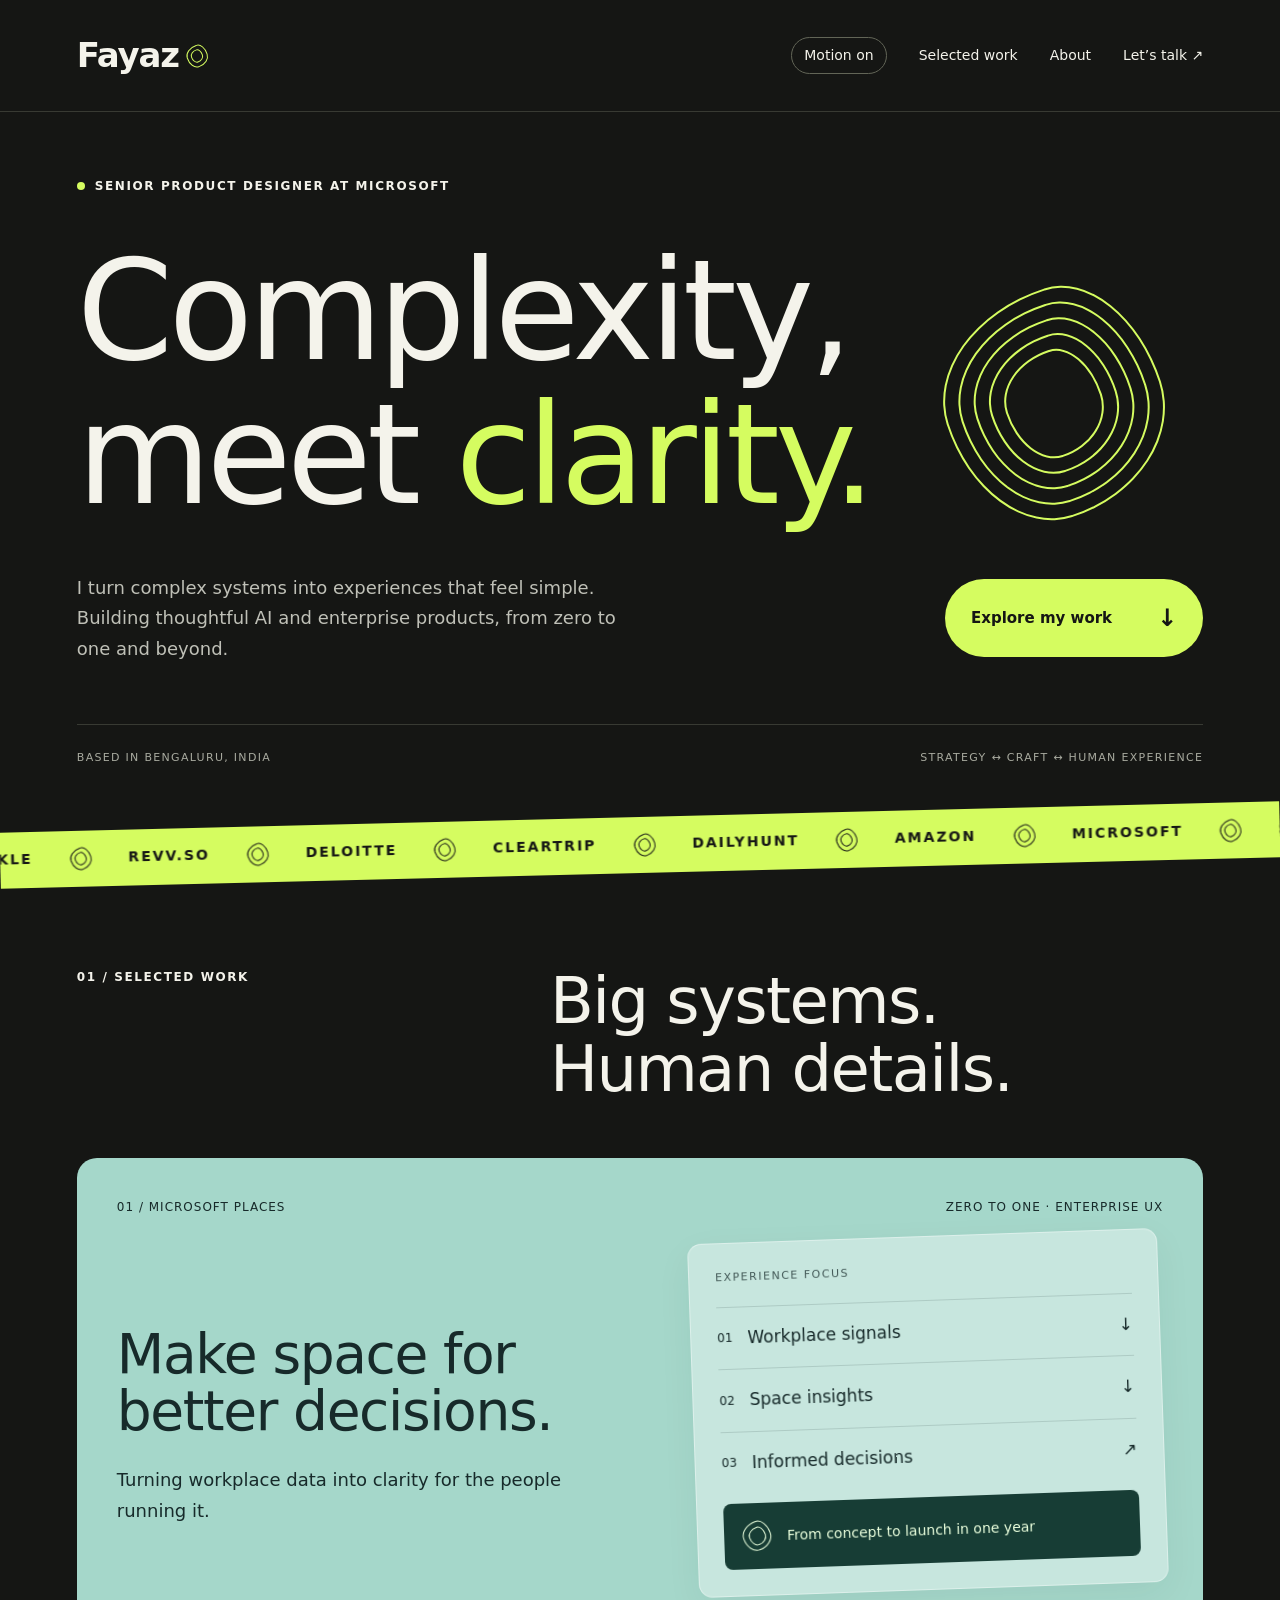
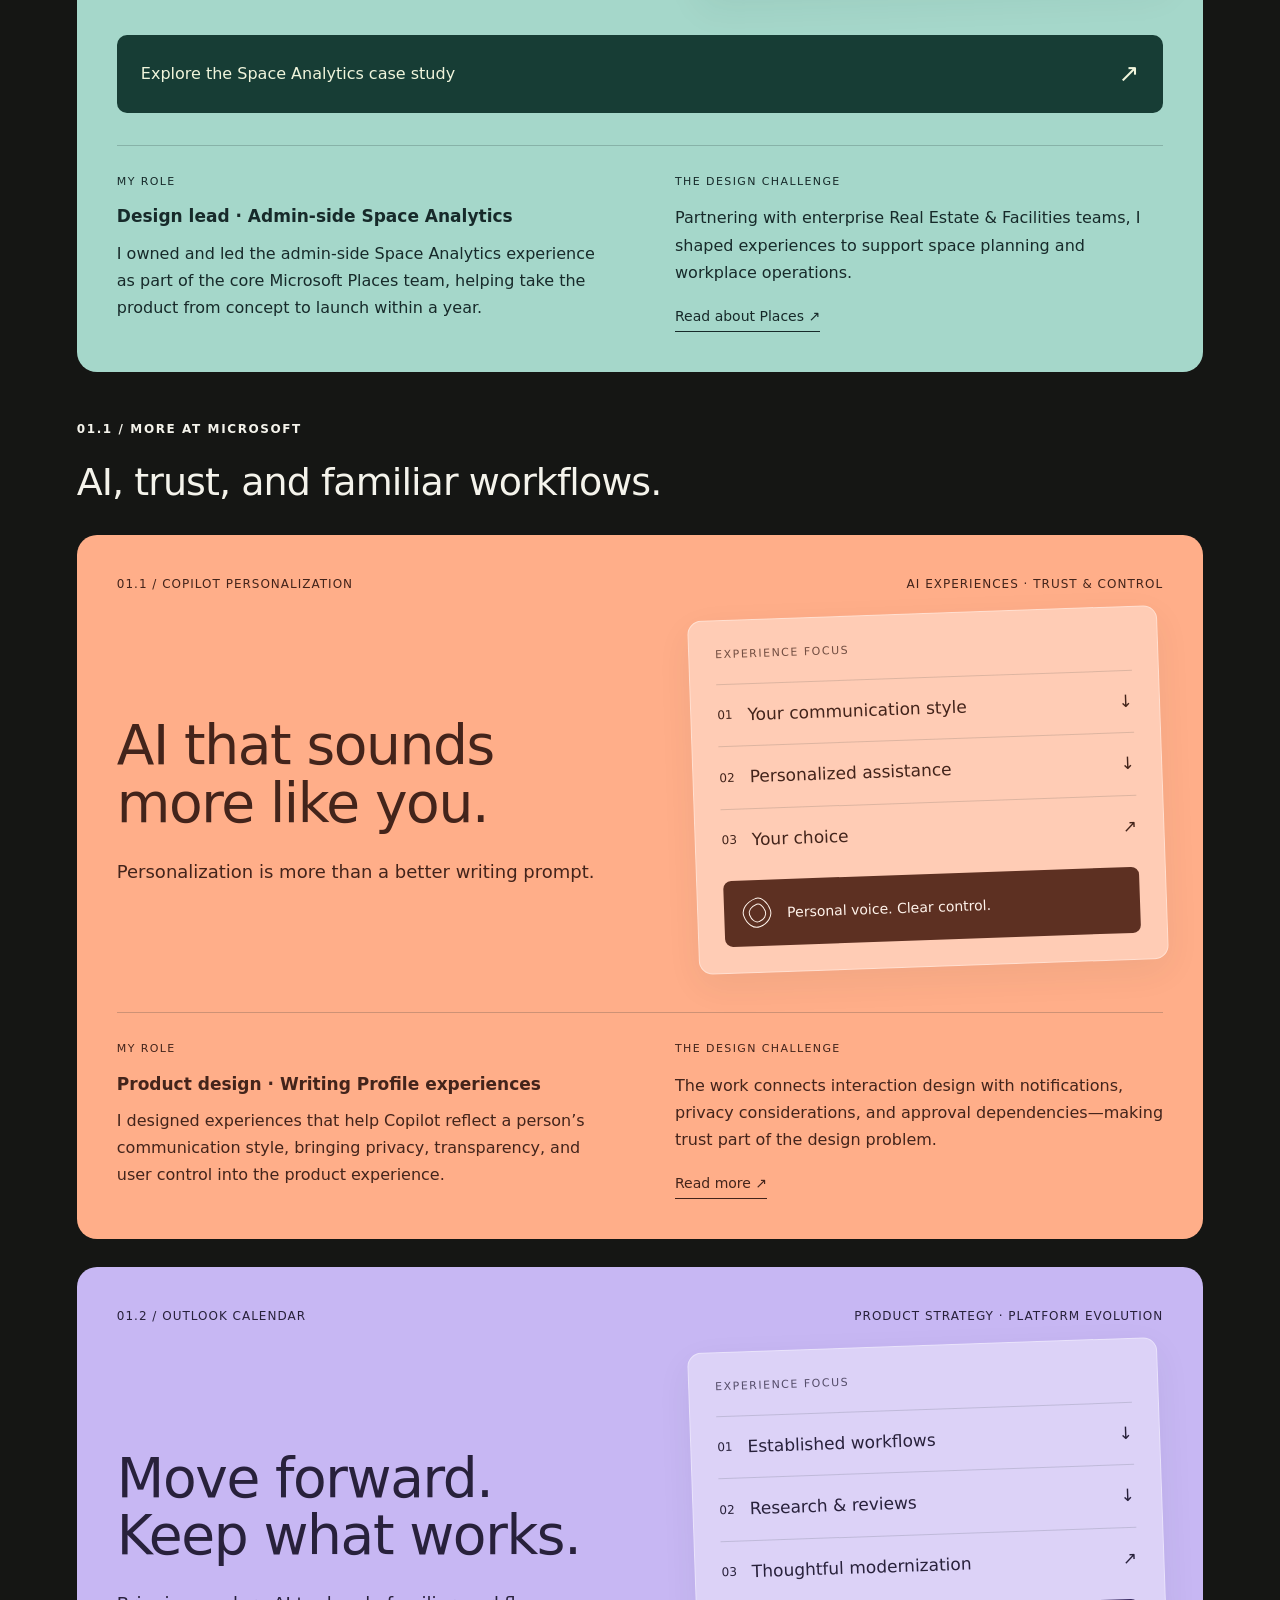
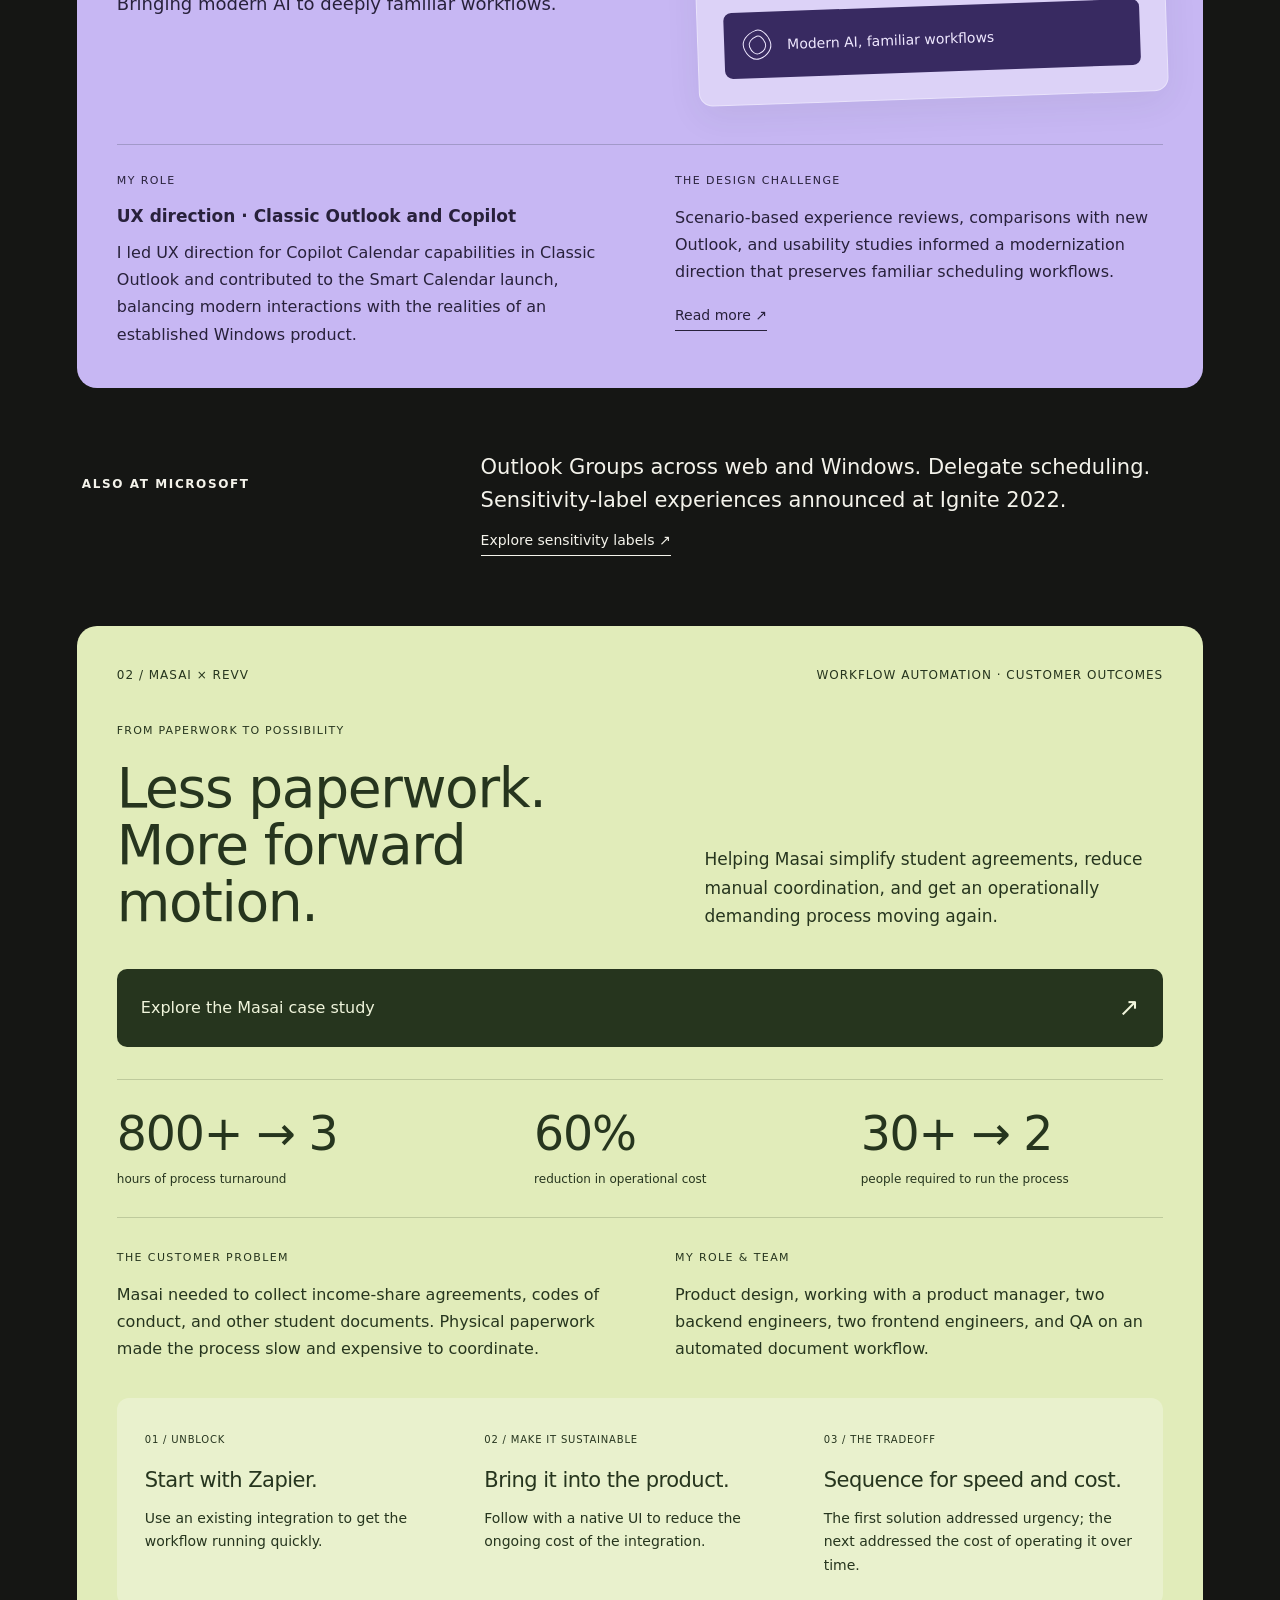
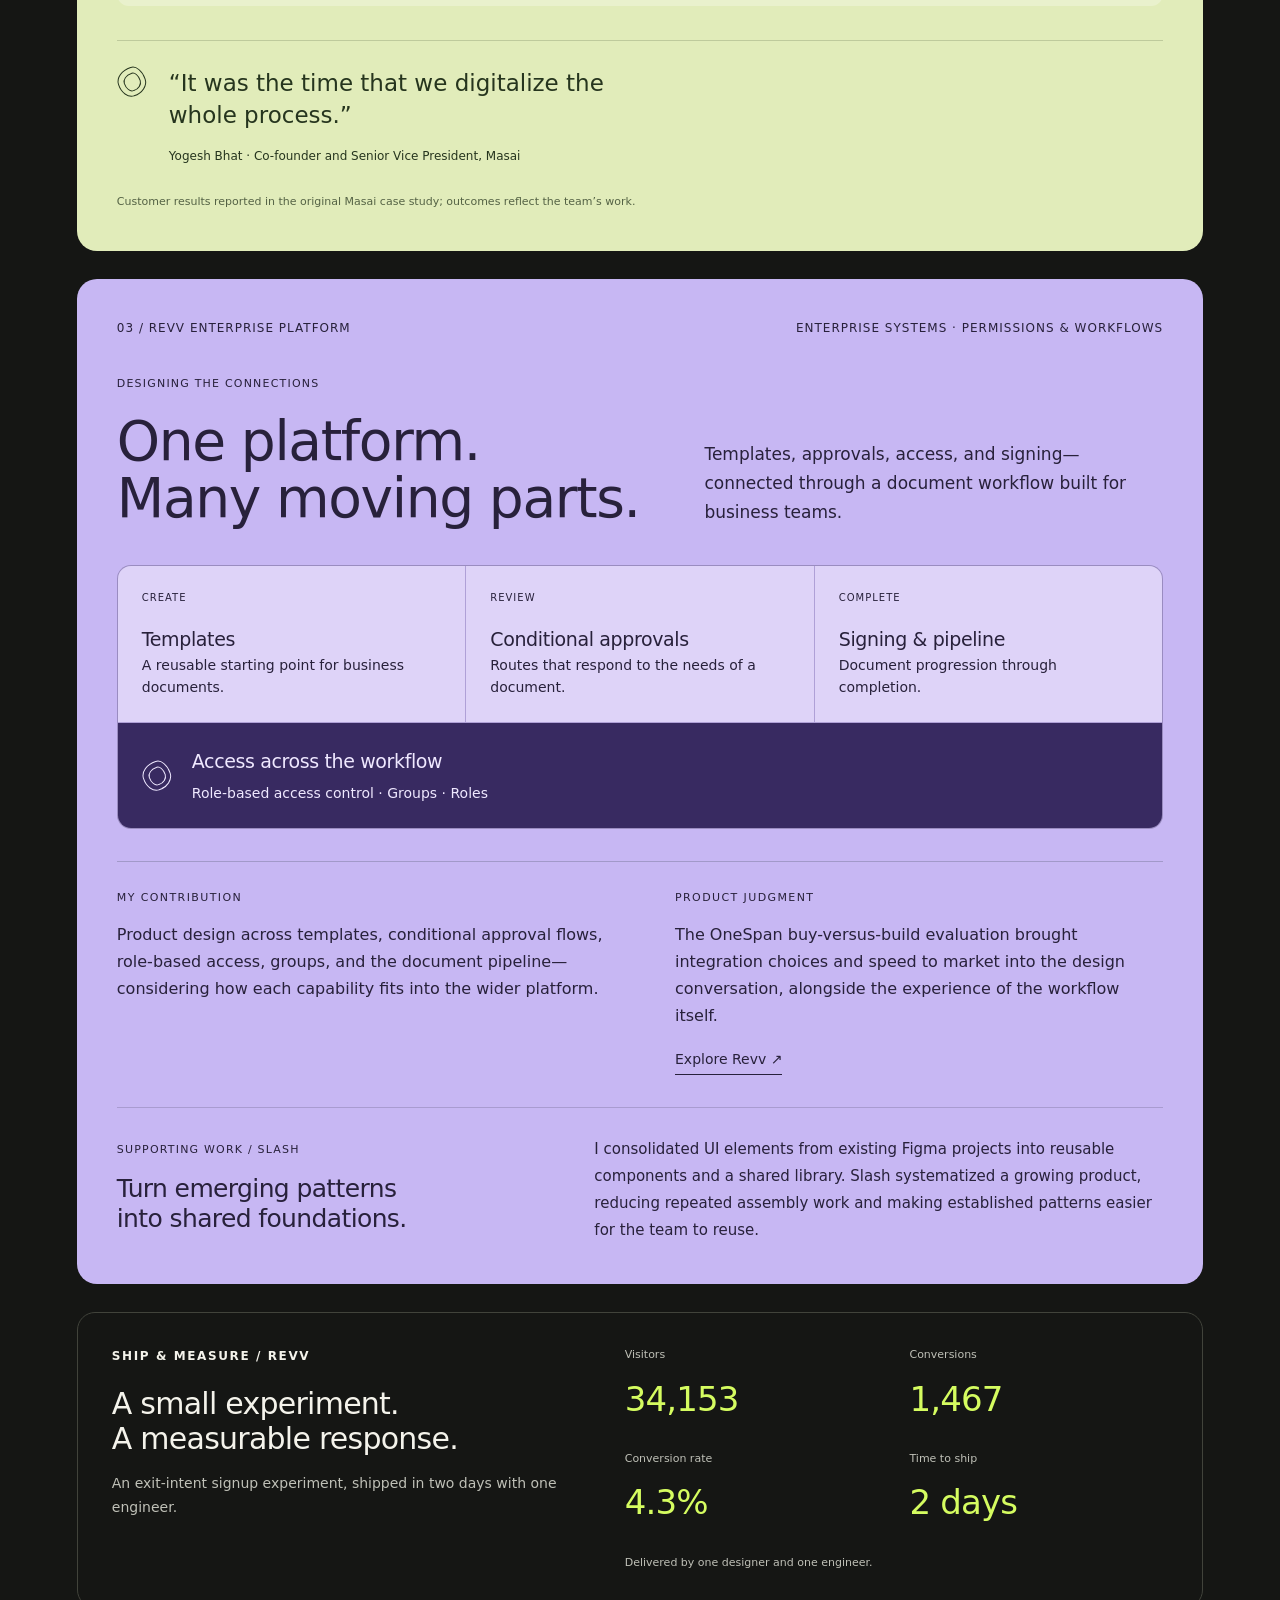
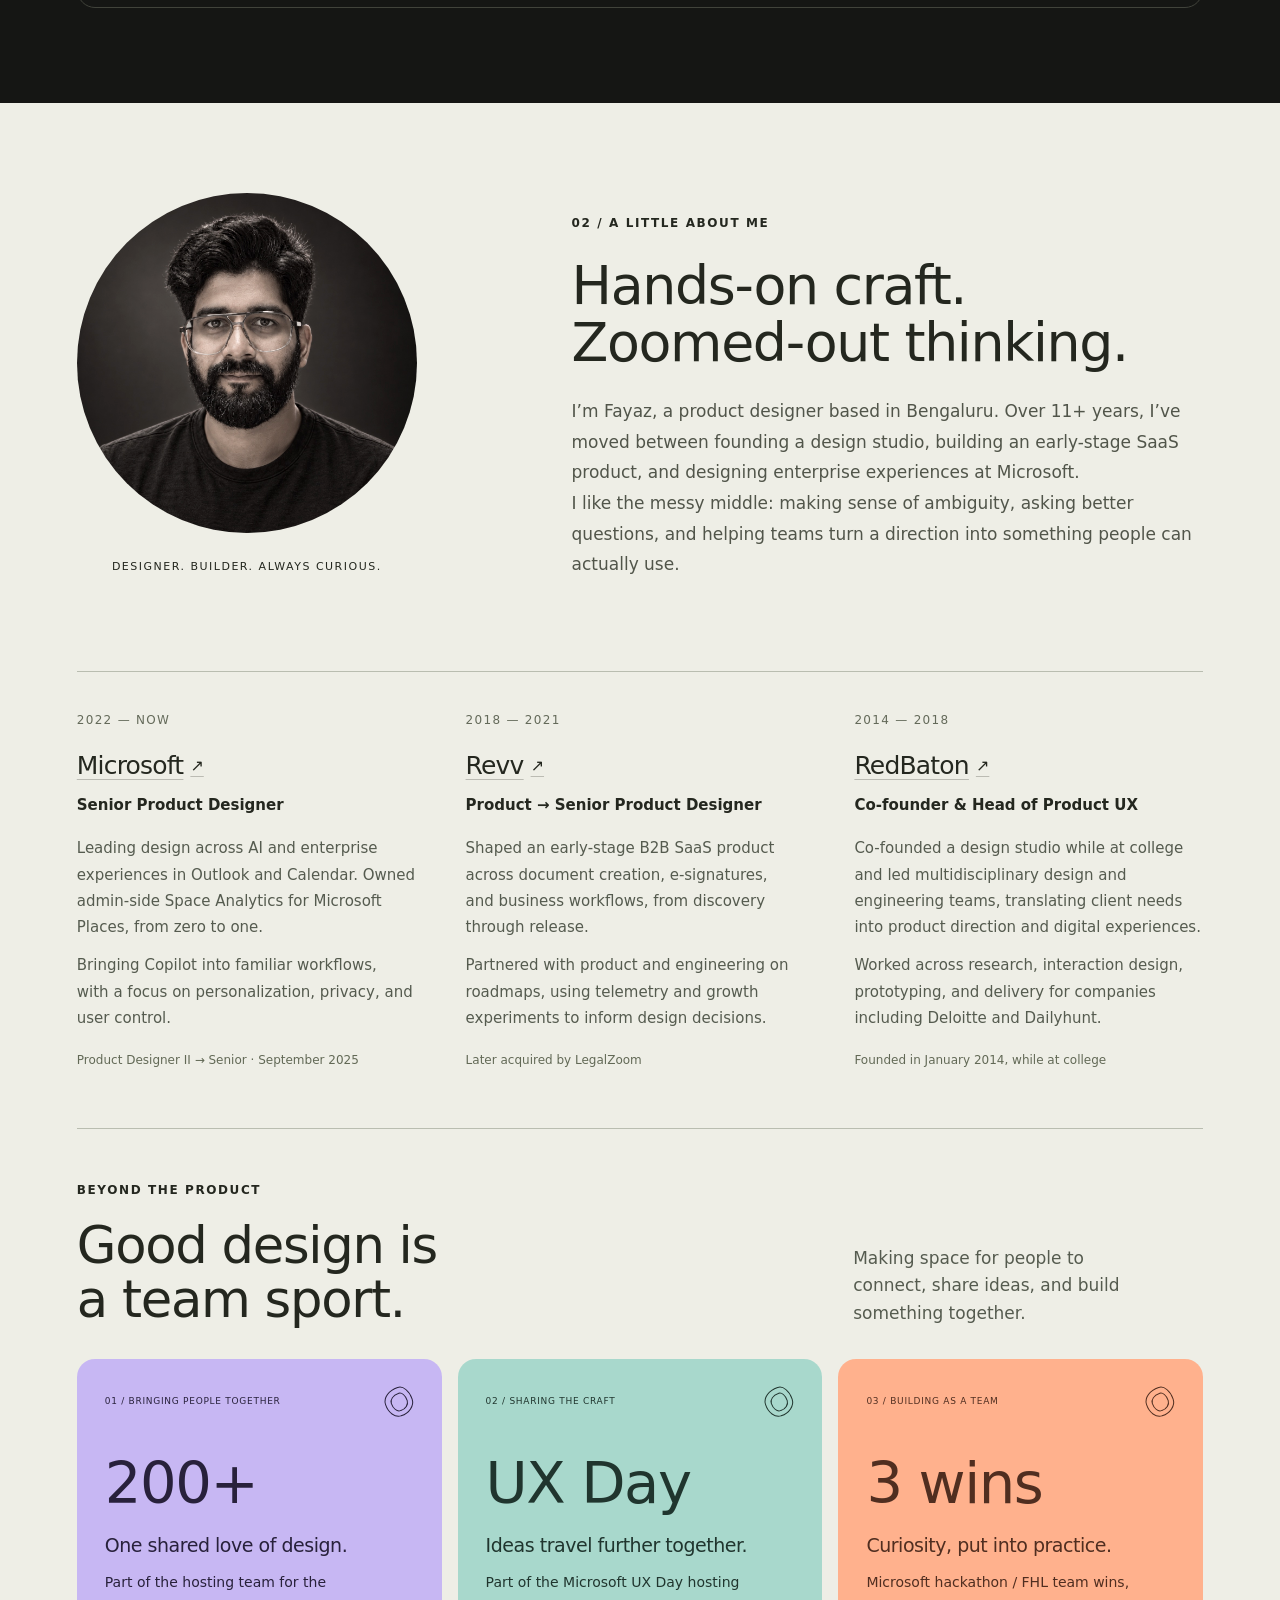
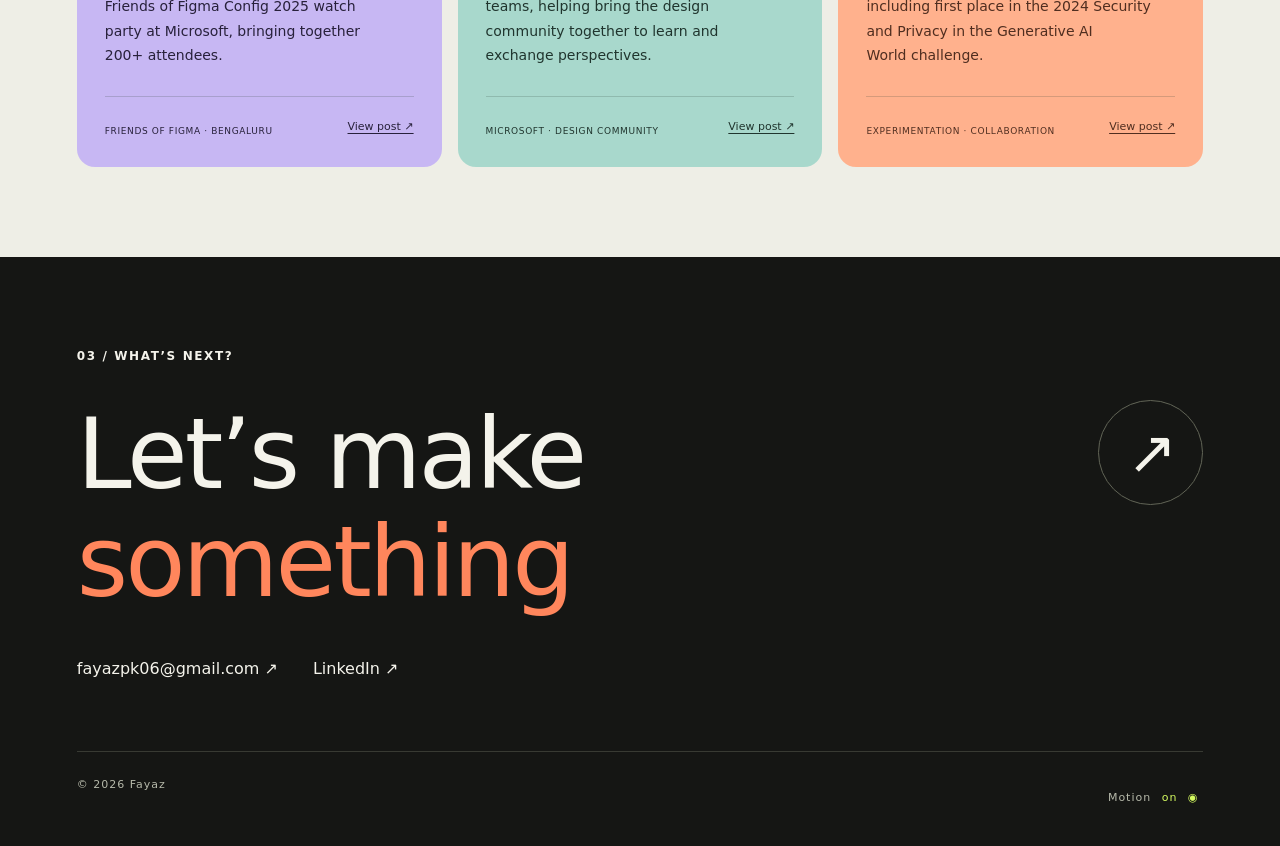
<file: index.html>
<!doctype html>
<html lang="en">
  <head>
    <meta charset="UTF-8" />
    <meta name="viewport" content="width=device-width, initial-scale=1.0" />
    <meta http-equiv="Content-Security-Policy" content="default-src 'self'; script-src 'self'; style-src 'self' 'unsafe-inline'; img-src 'self' data:; font-src 'self'; connect-src 'none'; object-src 'none'; base-uri 'none'; form-action 'none'" />
    <meta name="referrer" content="no-referrer" />
    <meta name="theme-color" content="#151614" />
    <title>Fayaz — Product Designer</title>
    <meta name="description" content="Designing clarity in complex systems. Selected work across Microsoft Places, Copilot and Outlook by Fayaz PK." />
    <link rel="canonical" href="https://fayazpk06.github.io/" />
    <link rel="icon" type="image/svg+xml" href="./favicon.svg" />
    <meta property="og:title" content="Fayaz — Product Designer" />
    <meta property="og:description" content="Designing clarity in complex systems. Selected work across Microsoft Places, Copilot and Outlook." />
    <meta property="og:type" content="website" />
    <meta property="og:url" content="https://fayazpk06.github.io/" />
    <script type="module" crossorigin src="./assets/home-Dr8gwnL4.js"></script>
    <link rel="modulepreload" crossorigin href="./assets/globals-BkXwFnaR.js">
    <link rel="stylesheet" crossorigin href="./assets/globals-D3W0Kjoj.css">
  </head>
  <body>
    <div id="root"><link rel="preload" as="image" href="./fayaz-portrait.jpg"/><main id="top" tabindex="-1"><a class="skip" href="#work">Skip to selected work</a><nav class="nav" aria-label="Main navigation"><a class="wordmark" href="#top" aria-label="Fayaz home">Fayaz<span aria-hidden="true" class="organic-mark organic-mini"><span class="organic-ring"></span><span class="organic-ring"></span></span></a><div><button class="motion-control" type="button" aria-pressed="true">Motion <span aria-hidden="true">on</span></button><a href="#work">Selected work</a><a href="#about">About</a><a href="#contact">Let’s talk ↗</a></div></nav><section class="hero"><p class="eyebrow"><i></i> SENIOR PRODUCT DESIGNER AT MICROSOFT</p><h1>Complexity,<br/>meet <em>clarity.</em><span aria-hidden="true" class="organic-mark organic-accent"><span class="organic-ring"></span><span class="organic-ring"></span><span class="organic-ring"></span><span class="organic-ring"></span><span class="organic-ring"></span></span></h1><div class="hero-bottom"><p>I turn complex systems into experiences that feel simple. Building thoughtful AI and enterprise products, from zero to one and beyond.</p><a class="button" href="#work">Explore my work <span>↓</span></a></div><div class="hero-meta"><span>BASED IN BENGALURU, INDIA</span><span>STRATEGY ↔ CRAFT ↔ HUMAN EXPERIENCE</span></div></section><section class="ticker" aria-label="Companies, collaborators, and design expertise"><p class="ticker-sr">Companies and collaborators: <!-- -->Mindtickle, Revv.so, Deloitte, Cleartrip, Dailyhunt, Amazon, Microsoft, SignEasy, BYJU’s, Capillary, BigBasket, Chai Point, Babajob, BlueStone, greytHR, RedBaton<!-- -->. Expertise: <!-- -->B2B SaaS, AI Forward Designs, Product Integrations, Brand Building, Enterprise UX, Zero to One, Product Strategy, Human-Centered Design, User Research, Interaction Design, Information Architecture, Rapid Prototyping, Growth Experiments, Workflow Automation, Cross-Platform Experiences, Privacy &amp; Trust<!-- -->.</p><div class="ticker-track" aria-hidden="true"><span><span>MINDTICKLE<!-- --> <b class="ticker-mark"><span aria-hidden="true" class="organic-mark organic-mini"><span class="organic-ring"></span><span class="organic-ring"></span></span></b> </span><span>REVV.SO<!-- --> <b class="ticker-mark"><span aria-hidden="true" class="organic-mark organic-mini"><span class="organic-ring"></span><span class="organic-ring"></span></span></b> </span><span>DELOITTE<!-- --> <b class="ticker-mark"><span aria-hidden="true" class="organic-mark organic-mini"><span class="organic-ring"></span><span class="organic-ring"></span></span></b> </span><span>CLEARTRIP<!-- --> <b class="ticker-mark"><span aria-hidden="true" class="organic-mark organic-mini"><span class="organic-ring"></span><span class="organic-ring"></span></span></b> </span><span>DAILYHUNT<!-- --> <b class="ticker-mark"><span aria-hidden="true" class="organic-mark organic-mini"><span class="organic-ring"></span><span class="organic-ring"></span></span></b> </span><span>AMAZON<!-- --> <b class="ticker-mark"><span aria-hidden="true" class="organic-mark organic-mini"><span class="organic-ring"></span><span class="organic-ring"></span></span></b> </span><span>MICROSOFT<!-- --> <b class="ticker-mark"><span aria-hidden="true" class="organic-mark organic-mini"><span class="organic-ring"></span><span class="organic-ring"></span></span></b> </span><span>SIGNEASY<!-- --> <b class="ticker-mark"><span aria-hidden="true" class="organic-mark organic-mini"><span class="organic-ring"></span><span class="organic-ring"></span></span></b> </span><span>BYJU’S<!-- --> <b class="ticker-mark"><span aria-hidden="true" class="organic-mark organic-mini"><span class="organic-ring"></span><span class="organic-ring"></span></span></b> </span><span>CAPILLARY<!-- --> <b class="ticker-mark"><span aria-hidden="true" class="organic-mark organic-mini"><span class="organic-ring"></span><span class="organic-ring"></span></span></b> </span><span>BIGBASKET<!-- --> <b class="ticker-mark"><span aria-hidden="true" class="organic-mark organic-mini"><span class="organic-ring"></span><span class="organic-ring"></span></span></b> </span><span>CHAI POINT<!-- --> <b class="ticker-mark"><span aria-hidden="true" class="organic-mark organic-mini"><span class="organic-ring"></span><span class="organic-ring"></span></span></b> </span><span>BABAJOB<!-- --> <b class="ticker-mark"><span aria-hidden="true" class="organic-mark organic-mini"><span class="organic-ring"></span><span class="organic-ring"></span></span></b> </span><span>BLUESTONE<!-- --> <b class="ticker-mark"><span aria-hidden="true" class="organic-mark organic-mini"><span class="organic-ring"></span><span class="organic-ring"></span></span></b> </span><span>GREYTHR<!-- --> <b class="ticker-mark"><span aria-hidden="true" class="organic-mark organic-mini"><span class="organic-ring"></span><span class="organic-ring"></span></span></b> </span><span>REDBATON<!-- --> <b class="ticker-mark"><span aria-hidden="true" class="organic-mark organic-mini"><span class="organic-ring"></span><span class="organic-ring"></span></span></b> </span><span>B2B SAAS<!-- --> <b class="ticker-mark"><span aria-hidden="true" class="organic-mark organic-mini"><span class="organic-ring"></span><span class="organic-ring"></span></span></b> </span><span>AI FORWARD DESIGNS<!-- --> <b class="ticker-mark"><span aria-hidden="true" class="organic-mark organic-mini"><span class="organic-ring"></span><span class="organic-ring"></span></span></b> </span><span>PRODUCT INTEGRATIONS<!-- --> <b class="ticker-mark"><span aria-hidden="true" class="organic-mark organic-mini"><span class="organic-ring"></span><span class="organic-ring"></span></span></b> </span><span>BRAND BUILDING<!-- --> <b class="ticker-mark"><span aria-hidden="true" class="organic-mark organic-mini"><span class="organic-ring"></span><span class="organic-ring"></span></span></b> </span><span>ENTERPRISE UX<!-- --> <b class="ticker-mark"><span aria-hidden="true" class="organic-mark organic-mini"><span class="organic-ring"></span><span class="organic-ring"></span></span></b> </span><span>ZERO TO ONE<!-- --> <b class="ticker-mark"><span aria-hidden="true" class="organic-mark organic-mini"><span class="organic-ring"></span><span class="organic-ring"></span></span></b> </span><span>PRODUCT STRATEGY<!-- --> <b class="ticker-mark"><span aria-hidden="true" class="organic-mark organic-mini"><span class="organic-ring"></span><span class="organic-ring"></span></span></b> </span><span>HUMAN-CENTERED DESIGN<!-- --> <b class="ticker-mark"><span aria-hidden="true" class="organic-mark organic-mini"><span class="organic-ring"></span><span class="organic-ring"></span></span></b> </span><span>USER RESEARCH<!-- --> <b class="ticker-mark"><span aria-hidden="true" class="organic-mark organic-mini"><span class="organic-ring"></span><span class="organic-ring"></span></span></b> </span><span>INTERACTION DESIGN<!-- --> <b class="ticker-mark"><span aria-hidden="true" class="organic-mark organic-mini"><span class="organic-ring"></span><span class="organic-ring"></span></span></b> </span><span>INFORMATION ARCHITECTURE<!-- --> <b class="ticker-mark"><span aria-hidden="true" class="organic-mark organic-mini"><span class="organic-ring"></span><span class="organic-ring"></span></span></b> </span><span>RAPID PROTOTYPING<!-- --> <b class="ticker-mark"><span aria-hidden="true" class="organic-mark organic-mini"><span class="organic-ring"></span><span class="organic-ring"></span></span></b> </span><span>GROWTH EXPERIMENTS<!-- --> <b class="ticker-mark"><span aria-hidden="true" class="organic-mark organic-mini"><span class="organic-ring"></span><span class="organic-ring"></span></span></b> </span><span>WORKFLOW AUTOMATION<!-- --> <b class="ticker-mark"><span aria-hidden="true" class="organic-mark organic-mini"><span class="organic-ring"></span><span class="organic-ring"></span></span></b> </span><span>CROSS-PLATFORM EXPERIENCES<!-- --> <b class="ticker-mark"><span aria-hidden="true" class="organic-mark organic-mini"><span class="organic-ring"></span><span class="organic-ring"></span></span></b> </span><span>PRIVACY &amp; TRUST<!-- --> <b class="ticker-mark"><span aria-hidden="true" class="organic-mark organic-mini"><span class="organic-ring"></span><span class="organic-ring"></span></span></b> </span></span><span><span>MINDTICKLE<!-- --> <b class="ticker-mark"><span aria-hidden="true" class="organic-mark organic-mini"><span class="organic-ring"></span><span class="organic-ring"></span></span></b> </span><span>REVV.SO<!-- --> <b class="ticker-mark"><span aria-hidden="true" class="organic-mark organic-mini"><span class="organic-ring"></span><span class="organic-ring"></span></span></b> </span><span>DELOITTE<!-- --> <b class="ticker-mark"><span aria-hidden="true" class="organic-mark organic-mini"><span class="organic-ring"></span><span class="organic-ring"></span></span></b> </span><span>CLEARTRIP<!-- --> <b class="ticker-mark"><span aria-hidden="true" class="organic-mark organic-mini"><span class="organic-ring"></span><span class="organic-ring"></span></span></b> </span><span>DAILYHUNT<!-- --> <b class="ticker-mark"><span aria-hidden="true" class="organic-mark organic-mini"><span class="organic-ring"></span><span class="organic-ring"></span></span></b> </span><span>AMAZON<!-- --> <b class="ticker-mark"><span aria-hidden="true" class="organic-mark organic-mini"><span class="organic-ring"></span><span class="organic-ring"></span></span></b> </span><span>MICROSOFT<!-- --> <b class="ticker-mark"><span aria-hidden="true" class="organic-mark organic-mini"><span class="organic-ring"></span><span class="organic-ring"></span></span></b> </span><span>SIGNEASY<!-- --> <b class="ticker-mark"><span aria-hidden="true" class="organic-mark organic-mini"><span class="organic-ring"></span><span class="organic-ring"></span></span></b> </span><span>BYJU’S<!-- --> <b class="ticker-mark"><span aria-hidden="true" class="organic-mark organic-mini"><span class="organic-ring"></span><span class="organic-ring"></span></span></b> </span><span>CAPILLARY<!-- --> <b class="ticker-mark"><span aria-hidden="true" class="organic-mark organic-mini"><span class="organic-ring"></span><span class="organic-ring"></span></span></b> </span><span>BIGBASKET<!-- --> <b class="ticker-mark"><span aria-hidden="true" class="organic-mark organic-mini"><span class="organic-ring"></span><span class="organic-ring"></span></span></b> </span><span>CHAI POINT<!-- --> <b class="ticker-mark"><span aria-hidden="true" class="organic-mark organic-mini"><span class="organic-ring"></span><span class="organic-ring"></span></span></b> </span><span>BABAJOB<!-- --> <b class="ticker-mark"><span aria-hidden="true" class="organic-mark organic-mini"><span class="organic-ring"></span><span class="organic-ring"></span></span></b> </span><span>BLUESTONE<!-- --> <b class="ticker-mark"><span aria-hidden="true" class="organic-mark organic-mini"><span class="organic-ring"></span><span class="organic-ring"></span></span></b> </span><span>GREYTHR<!-- --> <b class="ticker-mark"><span aria-hidden="true" class="organic-mark organic-mini"><span class="organic-ring"></span><span class="organic-ring"></span></span></b> </span><span>REDBATON<!-- --> <b class="ticker-mark"><span aria-hidden="true" class="organic-mark organic-mini"><span class="organic-ring"></span><span class="organic-ring"></span></span></b> </span><span>B2B SAAS<!-- --> <b class="ticker-mark"><span aria-hidden="true" class="organic-mark organic-mini"><span class="organic-ring"></span><span class="organic-ring"></span></span></b> </span><span>AI FORWARD DESIGNS<!-- --> <b class="ticker-mark"><span aria-hidden="true" class="organic-mark organic-mini"><span class="organic-ring"></span><span class="organic-ring"></span></span></b> </span><span>PRODUCT INTEGRATIONS<!-- --> <b class="ticker-mark"><span aria-hidden="true" class="organic-mark organic-mini"><span class="organic-ring"></span><span class="organic-ring"></span></span></b> </span><span>BRAND BUILDING<!-- --> <b class="ticker-mark"><span aria-hidden="true" class="organic-mark organic-mini"><span class="organic-ring"></span><span class="organic-ring"></span></span></b> </span><span>ENTERPRISE UX<!-- --> <b class="ticker-mark"><span aria-hidden="true" class="organic-mark organic-mini"><span class="organic-ring"></span><span class="organic-ring"></span></span></b> </span><span>ZERO TO ONE<!-- --> <b class="ticker-mark"><span aria-hidden="true" class="organic-mark organic-mini"><span class="organic-ring"></span><span class="organic-ring"></span></span></b> </span><span>PRODUCT STRATEGY<!-- --> <b class="ticker-mark"><span aria-hidden="true" class="organic-mark organic-mini"><span class="organic-ring"></span><span class="organic-ring"></span></span></b> </span><span>HUMAN-CENTERED DESIGN<!-- --> <b class="ticker-mark"><span aria-hidden="true" class="organic-mark organic-mini"><span class="organic-ring"></span><span class="organic-ring"></span></span></b> </span><span>USER RESEARCH<!-- --> <b class="ticker-mark"><span aria-hidden="true" class="organic-mark organic-mini"><span class="organic-ring"></span><span class="organic-ring"></span></span></b> </span><span>INTERACTION DESIGN<!-- --> <b class="ticker-mark"><span aria-hidden="true" class="organic-mark organic-mini"><span class="organic-ring"></span><span class="organic-ring"></span></span></b> </span><span>INFORMATION ARCHITECTURE<!-- --> <b class="ticker-mark"><span aria-hidden="true" class="organic-mark organic-mini"><span class="organic-ring"></span><span class="organic-ring"></span></span></b> </span><span>RAPID PROTOTYPING<!-- --> <b class="ticker-mark"><span aria-hidden="true" class="organic-mark organic-mini"><span class="organic-ring"></span><span class="organic-ring"></span></span></b> </span><span>GROWTH EXPERIMENTS<!-- --> <b class="ticker-mark"><span aria-hidden="true" class="organic-mark organic-mini"><span class="organic-ring"></span><span class="organic-ring"></span></span></b> </span><span>WORKFLOW AUTOMATION<!-- --> <b class="ticker-mark"><span aria-hidden="true" class="organic-mark organic-mini"><span class="organic-ring"></span><span class="organic-ring"></span></span></b> </span><span>CROSS-PLATFORM EXPERIENCES<!-- --> <b class="ticker-mark"><span aria-hidden="true" class="organic-mark organic-mini"><span class="organic-ring"></span><span class="organic-ring"></span></span></b> </span><span>PRIVACY &amp; TRUST<!-- --> <b class="ticker-mark"><span aria-hidden="true" class="organic-mark organic-mini"><span class="organic-ring"></span><span class="organic-ring"></span></span></b> </span></span><span><span>MINDTICKLE<!-- --> <b class="ticker-mark"><span aria-hidden="true" class="organic-mark organic-mini"><span class="organic-ring"></span><span class="organic-ring"></span></span></b> </span><span>REVV.SO<!-- --> <b class="ticker-mark"><span aria-hidden="true" class="organic-mark organic-mini"><span class="organic-ring"></span><span class="organic-ring"></span></span></b> </span><span>DELOITTE<!-- --> <b class="ticker-mark"><span aria-hidden="true" class="organic-mark organic-mini"><span class="organic-ring"></span><span class="organic-ring"></span></span></b> </span><span>CLEARTRIP<!-- --> <b class="ticker-mark"><span aria-hidden="true" class="organic-mark organic-mini"><span class="organic-ring"></span><span class="organic-ring"></span></span></b> </span><span>DAILYHUNT<!-- --> <b class="ticker-mark"><span aria-hidden="true" class="organic-mark organic-mini"><span class="organic-ring"></span><span class="organic-ring"></span></span></b> </span><span>AMAZON<!-- --> <b class="ticker-mark"><span aria-hidden="true" class="organic-mark organic-mini"><span class="organic-ring"></span><span class="organic-ring"></span></span></b> </span><span>MICROSOFT<!-- --> <b class="ticker-mark"><span aria-hidden="true" class="organic-mark organic-mini"><span class="organic-ring"></span><span class="organic-ring"></span></span></b> </span><span>SIGNEASY<!-- --> <b class="ticker-mark"><span aria-hidden="true" class="organic-mark organic-mini"><span class="organic-ring"></span><span class="organic-ring"></span></span></b> </span><span>BYJU’S<!-- --> <b class="ticker-mark"><span aria-hidden="true" class="organic-mark organic-mini"><span class="organic-ring"></span><span class="organic-ring"></span></span></b> </span><span>CAPILLARY<!-- --> <b class="ticker-mark"><span aria-hidden="true" class="organic-mark organic-mini"><span class="organic-ring"></span><span class="organic-ring"></span></span></b> </span><span>BIGBASKET<!-- --> <b class="ticker-mark"><span aria-hidden="true" class="organic-mark organic-mini"><span class="organic-ring"></span><span class="organic-ring"></span></span></b> </span><span>CHAI POINT<!-- --> <b class="ticker-mark"><span aria-hidden="true" class="organic-mark organic-mini"><span class="organic-ring"></span><span class="organic-ring"></span></span></b> </span><span>BABAJOB<!-- --> <b class="ticker-mark"><span aria-hidden="true" class="organic-mark organic-mini"><span class="organic-ring"></span><span class="organic-ring"></span></span></b> </span><span>BLUESTONE<!-- --> <b class="ticker-mark"><span aria-hidden="true" class="organic-mark organic-mini"><span class="organic-ring"></span><span class="organic-ring"></span></span></b> </span><span>GREYTHR<!-- --> <b class="ticker-mark"><span aria-hidden="true" class="organic-mark organic-mini"><span class="organic-ring"></span><span class="organic-ring"></span></span></b> </span><span>REDBATON<!-- --> <b class="ticker-mark"><span aria-hidden="true" class="organic-mark organic-mini"><span class="organic-ring"></span><span class="organic-ring"></span></span></b> </span><span>B2B SAAS<!-- --> <b class="ticker-mark"><span aria-hidden="true" class="organic-mark organic-mini"><span class="organic-ring"></span><span class="organic-ring"></span></span></b> </span><span>AI FORWARD DESIGNS<!-- --> <b class="ticker-mark"><span aria-hidden="true" class="organic-mark organic-mini"><span class="organic-ring"></span><span class="organic-ring"></span></span></b> </span><span>PRODUCT INTEGRATIONS<!-- --> <b class="ticker-mark"><span aria-hidden="true" class="organic-mark organic-mini"><span class="organic-ring"></span><span class="organic-ring"></span></span></b> </span><span>BRAND BUILDING<!-- --> <b class="ticker-mark"><span aria-hidden="true" class="organic-mark organic-mini"><span class="organic-ring"></span><span class="organic-ring"></span></span></b> </span><span>ENTERPRISE UX<!-- --> <b class="ticker-mark"><span aria-hidden="true" class="organic-mark organic-mini"><span class="organic-ring"></span><span class="organic-ring"></span></span></b> </span><span>ZERO TO ONE<!-- --> <b class="ticker-mark"><span aria-hidden="true" class="organic-mark organic-mini"><span class="organic-ring"></span><span class="organic-ring"></span></span></b> </span><span>PRODUCT STRATEGY<!-- --> <b class="ticker-mark"><span aria-hidden="true" class="organic-mark organic-mini"><span class="organic-ring"></span><span class="organic-ring"></span></span></b> </span><span>HUMAN-CENTERED DESIGN<!-- --> <b class="ticker-mark"><span aria-hidden="true" class="organic-mark organic-mini"><span class="organic-ring"></span><span class="organic-ring"></span></span></b> </span><span>USER RESEARCH<!-- --> <b class="ticker-mark"><span aria-hidden="true" class="organic-mark organic-mini"><span class="organic-ring"></span><span class="organic-ring"></span></span></b> </span><span>INTERACTION DESIGN<!-- --> <b class="ticker-mark"><span aria-hidden="true" class="organic-mark organic-mini"><span class="organic-ring"></span><span class="organic-ring"></span></span></b> </span><span>INFORMATION ARCHITECTURE<!-- --> <b class="ticker-mark"><span aria-hidden="true" class="organic-mark organic-mini"><span class="organic-ring"></span><span class="organic-ring"></span></span></b> </span><span>RAPID PROTOTYPING<!-- --> <b class="ticker-mark"><span aria-hidden="true" class="organic-mark organic-mini"><span class="organic-ring"></span><span class="organic-ring"></span></span></b> </span><span>GROWTH EXPERIMENTS<!-- --> <b class="ticker-mark"><span aria-hidden="true" class="organic-mark organic-mini"><span class="organic-ring"></span><span class="organic-ring"></span></span></b> </span><span>WORKFLOW AUTOMATION<!-- --> <b class="ticker-mark"><span aria-hidden="true" class="organic-mark organic-mini"><span class="organic-ring"></span><span class="organic-ring"></span></span></b> </span><span>CROSS-PLATFORM EXPERIENCES<!-- --> <b class="ticker-mark"><span aria-hidden="true" class="organic-mark organic-mini"><span class="organic-ring"></span><span class="organic-ring"></span></span></b> </span><span>PRIVACY &amp; TRUST<!-- --> <b class="ticker-mark"><span aria-hidden="true" class="organic-mark organic-mini"><span class="organic-ring"></span><span class="organic-ring"></span></span></b> </span></span><span><span>MINDTICKLE<!-- --> <b class="ticker-mark"><span aria-hidden="true" class="organic-mark organic-mini"><span class="organic-ring"></span><span class="organic-ring"></span></span></b> </span><span>REVV.SO<!-- --> <b class="ticker-mark"><span aria-hidden="true" class="organic-mark organic-mini"><span class="organic-ring"></span><span class="organic-ring"></span></span></b> </span><span>DELOITTE<!-- --> <b class="ticker-mark"><span aria-hidden="true" class="organic-mark organic-mini"><span class="organic-ring"></span><span class="organic-ring"></span></span></b> </span><span>CLEARTRIP<!-- --> <b class="ticker-mark"><span aria-hidden="true" class="organic-mark organic-mini"><span class="organic-ring"></span><span class="organic-ring"></span></span></b> </span><span>DAILYHUNT<!-- --> <b class="ticker-mark"><span aria-hidden="true" class="organic-mark organic-mini"><span class="organic-ring"></span><span class="organic-ring"></span></span></b> </span><span>AMAZON<!-- --> <b class="ticker-mark"><span aria-hidden="true" class="organic-mark organic-mini"><span class="organic-ring"></span><span class="organic-ring"></span></span></b> </span><span>MICROSOFT<!-- --> <b class="ticker-mark"><span aria-hidden="true" class="organic-mark organic-mini"><span class="organic-ring"></span><span class="organic-ring"></span></span></b> </span><span>SIGNEASY<!-- --> <b class="ticker-mark"><span aria-hidden="true" class="organic-mark organic-mini"><span class="organic-ring"></span><span class="organic-ring"></span></span></b> </span><span>BYJU’S<!-- --> <b class="ticker-mark"><span aria-hidden="true" class="organic-mark organic-mini"><span class="organic-ring"></span><span class="organic-ring"></span></span></b> </span><span>CAPILLARY<!-- --> <b class="ticker-mark"><span aria-hidden="true" class="organic-mark organic-mini"><span class="organic-ring"></span><span class="organic-ring"></span></span></b> </span><span>BIGBASKET<!-- --> <b class="ticker-mark"><span aria-hidden="true" class="organic-mark organic-mini"><span class="organic-ring"></span><span class="organic-ring"></span></span></b> </span><span>CHAI POINT<!-- --> <b class="ticker-mark"><span aria-hidden="true" class="organic-mark organic-mini"><span class="organic-ring"></span><span class="organic-ring"></span></span></b> </span><span>BABAJOB<!-- --> <b class="ticker-mark"><span aria-hidden="true" class="organic-mark organic-mini"><span class="organic-ring"></span><span class="organic-ring"></span></span></b> </span><span>BLUESTONE<!-- --> <b class="ticker-mark"><span aria-hidden="true" class="organic-mark organic-mini"><span class="organic-ring"></span><span class="organic-ring"></span></span></b> </span><span>GREYTHR<!-- --> <b class="ticker-mark"><span aria-hidden="true" class="organic-mark organic-mini"><span class="organic-ring"></span><span class="organic-ring"></span></span></b> </span><span>REDBATON<!-- --> <b class="ticker-mark"><span aria-hidden="true" class="organic-mark organic-mini"><span class="organic-ring"></span><span class="organic-ring"></span></span></b> </span><span>B2B SAAS<!-- --> <b class="ticker-mark"><span aria-hidden="true" class="organic-mark organic-mini"><span class="organic-ring"></span><span class="organic-ring"></span></span></b> </span><span>AI FORWARD DESIGNS<!-- --> <b class="ticker-mark"><span aria-hidden="true" class="organic-mark organic-mini"><span class="organic-ring"></span><span class="organic-ring"></span></span></b> </span><span>PRODUCT INTEGRATIONS<!-- --> <b class="ticker-mark"><span aria-hidden="true" class="organic-mark organic-mini"><span class="organic-ring"></span><span class="organic-ring"></span></span></b> </span><span>BRAND BUILDING<!-- --> <b class="ticker-mark"><span aria-hidden="true" class="organic-mark organic-mini"><span class="organic-ring"></span><span class="organic-ring"></span></span></b> </span><span>ENTERPRISE UX<!-- --> <b class="ticker-mark"><span aria-hidden="true" class="organic-mark organic-mini"><span class="organic-ring"></span><span class="organic-ring"></span></span></b> </span><span>ZERO TO ONE<!-- --> <b class="ticker-mark"><span aria-hidden="true" class="organic-mark organic-mini"><span class="organic-ring"></span><span class="organic-ring"></span></span></b> </span><span>PRODUCT STRATEGY<!-- --> <b class="ticker-mark"><span aria-hidden="true" class="organic-mark organic-mini"><span class="organic-ring"></span><span class="organic-ring"></span></span></b> </span><span>HUMAN-CENTERED DESIGN<!-- --> <b class="ticker-mark"><span aria-hidden="true" class="organic-mark organic-mini"><span class="organic-ring"></span><span class="organic-ring"></span></span></b> </span><span>USER RESEARCH<!-- --> <b class="ticker-mark"><span aria-hidden="true" class="organic-mark organic-mini"><span class="organic-ring"></span><span class="organic-ring"></span></span></b> </span><span>INTERACTION DESIGN<!-- --> <b class="ticker-mark"><span aria-hidden="true" class="organic-mark organic-mini"><span class="organic-ring"></span><span class="organic-ring"></span></span></b> </span><span>INFORMATION ARCHITECTURE<!-- --> <b class="ticker-mark"><span aria-hidden="true" class="organic-mark organic-mini"><span class="organic-ring"></span><span class="organic-ring"></span></span></b> </span><span>RAPID PROTOTYPING<!-- --> <b class="ticker-mark"><span aria-hidden="true" class="organic-mark organic-mini"><span class="organic-ring"></span><span class="organic-ring"></span></span></b> </span><span>GROWTH EXPERIMENTS<!-- --> <b class="ticker-mark"><span aria-hidden="true" class="organic-mark organic-mini"><span class="organic-ring"></span><span class="organic-ring"></span></span></b> </span><span>WORKFLOW AUTOMATION<!-- --> <b class="ticker-mark"><span aria-hidden="true" class="organic-mark organic-mini"><span class="organic-ring"></span><span class="organic-ring"></span></span></b> </span><span>CROSS-PLATFORM EXPERIENCES<!-- --> <b class="ticker-mark"><span aria-hidden="true" class="organic-mark organic-mini"><span class="organic-ring"></span><span class="organic-ring"></span></span></b> </span><span>PRIVACY &amp; TRUST<!-- --> <b class="ticker-mark"><span aria-hidden="true" class="organic-mark organic-mini"><span class="organic-ring"></span><span class="organic-ring"></span></span></b> </span></span></div><button type="button" class="ticker-arrow ticker-arrow-left" aria-label="Scroll text left" title="Scroll text left — hover or hold to speed up"><span aria-hidden="true">←</span></button><button type="button" class="ticker-arrow ticker-arrow-right" aria-label="Scroll text right" title="Scroll text right — hover or hold to speed up"><span aria-hidden="true">→</span></button></section><section id="work" class="work" tabindex="-1"><div class="section-title reveal"><p class="eyebrow">01 / SELECTED WORK</p><h2>Big systems.<br/>Human details.</h2></div><article class="project reveal places"><div class="project-top"><span>0<!-- -->1<!-- --> / <!-- -->MICROSOFT PLACES</span><span>ZERO TO ONE · ENTERPRISE UX</span></div><div class="project-main"><div><h3><span>Make space for<br/></span><span>better decisions.<br/></span></h3><p class="project-desc">Turning workplace data into clarity for the people running it.</p></div><div class="flow"><span class="flow-label">EXPERIENCE FOCUS</span><div class="flow-row"><span class="step-index">0<!-- -->1</span><span>Workplace signals</span><span aria-hidden="true">↓</span></div><div class="flow-row"><span class="step-index">0<!-- -->2</span><span>Space insights</span><span aria-hidden="true">↓</span></div><div class="flow-row"><span class="step-index">0<!-- -->3</span><span>Informed decisions</span><span aria-hidden="true">↗</span></div><div class="flow-result"><span aria-hidden="true" class="organic-mark organic-mini"><span class="organic-ring"></span><span class="organic-ring"></span></span>From concept to launch in one year</div></div></div><a class="case-study-cta places-cta" href="./places/">Explore the Space Analytics case study <span aria-hidden="true">↗</span></a><div class="project-detail"><div><h4>MY ROLE</h4><strong>Design lead · Admin-side Space Analytics</strong><p>I owned and led the admin-side Space Analytics experience as part of the core Microsoft Places team, helping take the product from concept to launch within a year.</p></div><div><h4>THE DESIGN CHALLENGE</h4><p>Partnering with enterprise Real Estate &amp; Facilities teams, I shaped experiences to support space planning and workplace operations.</p><a class="text-link" href="https://www.theverge.com/2024/5/13/24155204/microsoft-places-ai-hybrid-office-feature" target="_blank" rel="noopener noreferrer" aria-label="Read about Places (opens in a new tab)">Read about Places<!-- --> ↗</a></div></div></article><section class="microsoft-more reveal" aria-labelledby="microsoft-more-title"><div class="work-subheading"><p class="eyebrow">01.1 / MORE AT MICROSOFT</p><h3 id="microsoft-more-title">AI, trust, and familiar workflows.</h3></div><div class="microsoft-full-width"><article class="project copilot"><div class="project-top"><span>01.<!-- -->1<!-- --> / <!-- -->COPILOT PERSONALIZATION</span><span>AI EXPERIENCES · TRUST &amp; CONTROL</span></div><div class="project-main"><div><h3><span>AI that sounds<br/></span><span>more like you.<br/></span></h3><p class="project-desc">Personalization is more than a better writing prompt.</p></div><div class="flow"><span class="flow-label">EXPERIENCE FOCUS</span><div class="flow-row"><span class="step-index">0<!-- -->1</span><span>Your communication style</span><span aria-hidden="true">↓</span></div><div class="flow-row"><span class="step-index">0<!-- -->2</span><span>Personalized assistance</span><span aria-hidden="true">↓</span></div><div class="flow-row"><span class="step-index">0<!-- -->3</span><span>Your choice</span><span aria-hidden="true">↗</span></div><div class="flow-result"><span aria-hidden="true" class="organic-mark organic-mini"><span class="organic-ring"></span><span class="organic-ring"></span></span>Personal voice. Clear control.</div></div></div><div class="project-detail"><div><h4>MY ROLE</h4><strong>Product design · Writing Profile experiences</strong><p>I designed experiences that help Copilot reflect a person’s communication style, bringing privacy, transparency, and user control into the product experience.</p></div><div><h4>THE DESIGN CHALLENGE</h4><p>The work connects interaction design with notifications, privacy considerations, and approval dependencies—making trust part of the design problem.</p><a class="text-link" href="https://support.microsoft.com/en-us/outlook/copilot-pages/draft-an-email-message-with-copilot-in-outlook" target="_blank" rel="noopener noreferrer" aria-label="Read more about Copilot Personalization (opens in a new tab)">Read more<!-- --> ↗</a></div></div></article><article class="project calendar"><div class="project-top"><span>01.<!-- -->2<!-- --> / <!-- -->OUTLOOK CALENDAR</span><span>PRODUCT STRATEGY · PLATFORM EVOLUTION</span></div><div class="project-main"><div><h3><span>Move forward.<br/></span><span>Keep what works.<br/></span></h3><p class="project-desc">Bringing modern AI to deeply familiar workflows.</p></div><div class="flow"><span class="flow-label">EXPERIENCE FOCUS</span><div class="flow-row"><span class="step-index">0<!-- -->1</span><span>Established workflows</span><span aria-hidden="true">↓</span></div><div class="flow-row"><span class="step-index">0<!-- -->2</span><span>Research &amp; reviews</span><span aria-hidden="true">↓</span></div><div class="flow-row"><span class="step-index">0<!-- -->3</span><span>Thoughtful modernization</span><span aria-hidden="true">↗</span></div><div class="flow-result"><span aria-hidden="true" class="organic-mark organic-mini"><span class="organic-ring"></span><span class="organic-ring"></span></span>Modern AI, familiar workflows</div></div></div><div class="project-detail"><div><h4>MY ROLE</h4><strong>UX direction · Classic Outlook and Copilot</strong><p>I led UX direction for Copilot Calendar capabilities in Classic Outlook and contributed to the Smart Calendar launch, balancing modern interactions with the realities of an established Windows product.</p></div><div><h4>THE DESIGN CHALLENGE</h4><p>Scenario-based experience reviews, comparisons with new Outlook, and usability studies informed a modernization direction that preserves familiar scheduling workflows.</p><a class="text-link" href="https://techcommunity.microsoft.com/blog/outlook/copilot-is-now-available-in-classic-outlook-for-windows/4164427" target="_blank" rel="noopener noreferrer" aria-label="Read more about Outlook Calendar (opens in a new tab)">Read more<!-- --> ↗</a></div></div></article></div></section><div class="also reveal"><span class="eyebrow">ALSO AT MICROSOFT</span><p>Outlook Groups across web and Windows. Delegate scheduling. Sensitivity-label experiences announced at Ignite 2022.</p><a class="text-link" href="https://learn.microsoft.com/en-us/purview/sensitivity-labels-meetings" target="_blank" rel="noreferrer">Explore sensitivity labels ↗</a></div><article id="masai" class="project masai reveal"><div class="project-top"><span>02 / MASAI × REVV</span><span>WORKFLOW AUTOMATION · CUSTOMER OUTCOMES</span></div><div class="case-heading"><div><p class="case-kicker">FROM PAPERWORK TO POSSIBILITY</p><h3>Less paperwork.<br/>More forward motion.</h3></div><p>Helping Masai simplify student agreements, reduce manual coordination, and get an operationally demanding process moving again.</p></div><a class="case-study-cta" href="./masai/">Explore the Masai case study <span aria-hidden="true">↗</span></a><div class="case-metrics"><div><strong>800+ → 3</strong><span>hours of process turnaround</span></div><div><strong>60%</strong><span>reduction in operational cost</span></div><div><strong>30+ → 2</strong><span>people required to run the process</span></div></div><div class="project-detail"><div><h4>THE CUSTOMER PROBLEM</h4><p>Masai needed to collect income-share agreements, codes of conduct, and other student documents. Physical paperwork made the process slow and expensive to coordinate.</p></div><div><h4>MY ROLE &amp; TEAM</h4><p>Product design, working with a product manager, two backend engineers, two frontend engineers, and QA on an automated document workflow.</p></div></div><div class="decision-path"><div><span>01 / UNBLOCK</span><h4>Start with Zapier.</h4><p>Use an existing integration to get the workflow running quickly.</p></div><div><span>02 / MAKE IT SUSTAINABLE</span><h4>Bring it into the product.</h4><p>Follow with a native UI to reduce the ongoing cost of the integration.</p></div><div><span>03 / THE TRADEOFF</span><h4>Sequence for speed and cost.</h4><p>The first solution addressed urgency; the next addressed the cost of operating it over time.</p></div></div><blockquote class="customer-quote"><span aria-hidden="true" class="organic-mark organic-mini"><span class="organic-ring"></span><span class="organic-ring"></span></span><div><p>“It was the time that we digitalize the whole process.”</p><cite>Yogesh Bhat · Co-founder and Senior Vice President, Masai</cite></div></blockquote><p class="case-source">Customer results reported in the original Masai case study; outcomes reflect the team’s work.</p></article><article id="revv-platform" class="project revv-platform reveal"><div class="project-top"><span>03 / REVV ENTERPRISE PLATFORM</span><span>ENTERPRISE SYSTEMS · PERMISSIONS &amp; WORKFLOWS</span></div><div class="case-heading"><div><p class="case-kicker">DESIGNING THE CONNECTIONS</p><h3>One platform.<br/>Many moving parts.</h3></div><p>Templates, approvals, access, and signing—connected through a document workflow built for business teams.</p></div><div class="platform-map"><div><span>CREATE</span><strong>Templates</strong><p>A reusable starting point for business documents.</p></div><div><span>REVIEW</span><strong>Conditional approvals</strong><p>Routes that respond to the needs of a document.</p></div><div><span>COMPLETE</span><strong>Signing &amp; pipeline</strong><p>Document progression through completion.</p></div><div class="permission-layer"><span aria-hidden="true" class="organic-mark organic-mini"><span class="organic-ring"></span><span class="organic-ring"></span></span><div><strong>Access across the workflow</strong><p>Role-based access control · Groups · Roles</p></div></div></div><div class="project-detail"><div><h4>MY CONTRIBUTION</h4><p>Product design across templates, conditional approval flows, role-based access, groups, and the document pipeline—considering how each capability fits into the wider platform.</p></div><div><h4>PRODUCT JUDGMENT</h4><p>The OneSpan buy-versus-build evaluation brought integration choices and speed to market into the design conversation, alongside the experience of the workflow itself.</p><a class="text-link" href="https://www.revv.so/" target="_blank" rel="noreferrer">Explore Revv ↗</a></div></div><div class="supporting-work"><div class="supporting-intro"><span class="case-kicker">SUPPORTING WORK / SLASH</span><h4>Turn emerging patterns<br/>into shared foundations.</h4></div><p>I consolidated UI elements from existing Figma projects into reusable components and a shared library. Slash systematized a growing product, reducing repeated assembly work and making established patterns easier for the team to reuse.</p></div></article><section class="experiment reveal" aria-labelledby="experiment-title"><div><p class="eyebrow">SHIP &amp; MEASURE / REVV</p><h3 id="experiment-title">A small experiment.<br/>A measurable response.</h3><p>An exit-intent signup experiment, shipped in two days with one engineer.</p></div><div><dl class="experiment-metrics"><div><dt>Visitors</dt><dd>34,153</dd></div><div><dt>Conversions</dt><dd>1,467</dd></div><div><dt>Conversion rate</dt><dd>4.3%</dd></div><div><dt>Time to ship</dt><dd>2 days</dd></div></dl><p class="experiment-note">Delivered by one designer and one engineer.</p></div></section></section><section id="about" class="about"><div class="about-inner"><div class="about-photo reveal"><img src="./fayaz-portrait.jpg" alt="Fayaz PK" width="502" height="502" loading="eager" decoding="async"/><span class="photo-caption">DESIGNER. BUILDER. ALWAYS CURIOUS.</span></div><div class="about-copy reveal"><p class="eyebrow">02 / A LITTLE ABOUT ME</p><h2>Hands-on craft.<br/>Zoomed-out thinking.</h2><p>I’m Fayaz, a product designer based in Bengaluru. Over 11+ years, I’ve moved between founding a design studio, building an early-stage SaaS product, and designing enterprise experiences at Microsoft.</p><p>I like the messy middle: making sense of ambiguity, asking better questions, and helping teams turn a direction into something people can actually use.</p></div></div><div class="timeline reveal"><div><span>2022 — NOW</span><h3><a class="company-link" href="https://www.microsoft.com/en/microsoft-365/outlook/email-and-calendar-software-microsoft-outlook" target="_blank" rel="noreferrer">Microsoft <span aria-hidden="true">↗</span></a></h3><p class="role-title">Senior Product Designer</p><p class="role-summary">Leading design across AI and enterprise experiences in Outlook and Calendar. Owned admin-side Space Analytics for Microsoft Places, from zero to one.</p><p class="role-summary">Bringing Copilot into familiar workflows, with a focus on personalization, privacy, and user control.</p><small>Product Designer II → Senior · September 2025</small></div><div><span>2018 — 2021</span><h3><a class="company-link" href="https://www.revv.so/" target="_blank" rel="noreferrer">Revv <span aria-hidden="true">↗</span></a></h3><p class="role-title">Product → Senior Product Designer</p><p class="role-summary">Shaped an early-stage B2B SaaS product across document creation, e-signatures, and business workflows, from discovery through release.</p><p class="role-summary">Partnered with product and engineering on roadmaps, using telemetry and growth experiments to inform design decisions.</p><small>Later acquired by LegalZoom</small></div><div><span>2014 — 2018</span><h3><a class="company-link" href="https://redbaton.digital/" target="_blank" rel="noreferrer">RedBaton <span aria-hidden="true">↗</span></a></h3><p class="role-title">Co-founder &amp; Head of Product UX</p><p class="role-summary">Co-founded a design studio while at college and led multidisciplinary design and engineering teams, translating client needs into product direction and digital experiences.</p><p class="role-summary">Worked across research, interaction design, prototyping, and delivery for companies including Deloitte and Dailyhunt.</p><small>Founded in January 2014, while at college</small></div></div><div class="community reveal"><div class="community-heading"><div><p class="eyebrow">BEYOND THE PRODUCT</p><h3>Good design is<br/>a team sport.</h3></div><p>Making space for people to connect, share ideas, and build something together.</p></div><div class="community-cards"><article class="community-card community-figma"><div class="community-card-top"><span>01 / BRINGING PEOPLE TOGETHER</span><span aria-hidden="true" class="organic-mark organic-mini"><span class="organic-ring"></span><span class="organic-ring"></span></span></div><strong class="community-stat">200+</strong><h4>One shared love of design.</h4><p>Part of the hosting team for the Friends of Figma Config 2025 watch party at Microsoft, bringing together 200+ attendees.</p><div class="community-card-footer"><span class="community-tag">FRIENDS OF FIGMA · BENGALURU</span><a class="community-post-link" href="https://www.linkedin.com/posts/shivangiiitb_config-2025-ugcPost-7327712217737375746-DNGO?utm_source=share&amp;utm_medium=member_desktop&amp;rcm=ACoAABSn2uIBha9IByiHrwlSNq_3mX8GJ8fWBQo" target="_blank" rel="noreferrer" aria-label="View post about Friends of Figma on LinkedIn (opens in a new tab)">View post ↗</a></div></article><article class="community-card community-ux"><div class="community-card-top"><span>02 / SHARING THE CRAFT</span><span aria-hidden="true" class="organic-mark organic-mini"><span class="organic-ring"></span><span class="organic-ring"></span></span></div><strong class="community-stat">UX Day</strong><h4>Ideas travel further together.</h4><p>Part of the Microsoft UX Day hosting teams, helping bring the design community together to learn and exchange perspectives.</p><div class="community-card-footer"><span class="community-tag">MICROSOFT · DESIGN COMMUNITY</span><a class="community-post-link" href="https://www.linkedin.com/posts/nanhoriya_uxday2025-theaishift-innovation-ugcPost-7304876848939745280-YNaR?utm_source=share&amp;utm_medium=member_desktop&amp;rcm=ACoAABSn2uIBha9IByiHrwlSNq_3mX8GJ8fWBQo" target="_blank" rel="noreferrer" aria-label="View post about Microsoft UX Day on LinkedIn (opens in a new tab)">View post ↗</a></div></article><article class="community-card community-wins"><div class="community-card-top"><span>03 / BUILDING AS A TEAM</span><span aria-hidden="true" class="organic-mark organic-mini"><span class="organic-ring"></span><span class="organic-ring"></span></span></div><strong class="community-stat">3 wins</strong><h4>Curiosity, put into practice.</h4><p>Microsoft hackathon / FHL team wins, including first place in the 2024 Security and Privacy in the Generative AI World challenge.</p><div class="community-card-footer"><span class="community-tag">EXPERIMENTATION · COLLABORATION</span><a class="community-post-link" href="https://www.linkedin.com/posts/activity-7217429996951281665-uf7Q?utm_source=share&amp;utm_medium=member_desktop&amp;rcm=ACoAABSn2uIBha9IByiHrwlSNq_3mX8GJ8fWBQo" target="_blank" rel="noreferrer" aria-label="View post about the Microsoft hackathon win on LinkedIn (opens in a new tab)">View post ↗</a></div></article></div></div></section><footer id="contact"><p class="eyebrow">03 / WHAT’S NEXT?</p><h2 aria-label="Let’s make something matter."><span aria-hidden="true">Let’s make<br/></span><em class="animated-footer-line"><span aria-hidden="true">something </span><span class="rotating-word" aria-hidden="true"><span class="rotating-word-sizer">click<!-- -->.</span><span class="rotating-word-sizer">elevate<!-- -->.</span><span class="rotating-word-sizer">fly<!-- -->.</span><span class="rotating-word-sizer">magic<!-- -->.</span><span class="rotating-word-sizer">convert<!-- -->.</span><span class="rotating-word-sizer">matter<!-- -->.</span><span class="rotating-word-sizer">stick<!-- -->.</span><span class="rotating-word-sizer">shine<!-- -->.</span><span class="rotating-word-sizer">grow<!-- -->.</span><span class="rotating-word-sizer">last<!-- -->.</span><span class="rotating-word-value">click<!-- -->.</span></span></em><a href="mailto:fayazpk06@gmail.com" aria-label="Email Fayaz" class="contact-arrow">↗</a></h2><div class="contact-links"><a href="mailto:fayazpk06@gmail.com">fayazpk06@gmail.com ↗</a><a href="https://www.linkedin.com/in/fayazpk06/" target="_blank" rel="noreferrer">LinkedIn ↗</a></div><div class="footer-meta"><span>© <!-- -->2026<!-- --> Fayaz</span><button aria-pressed="true">Motion <span aria-hidden="true">on</span> <span aria-hidden="true">◉</span></button></div></footer></main></div>
  </body>
</html>
</file>
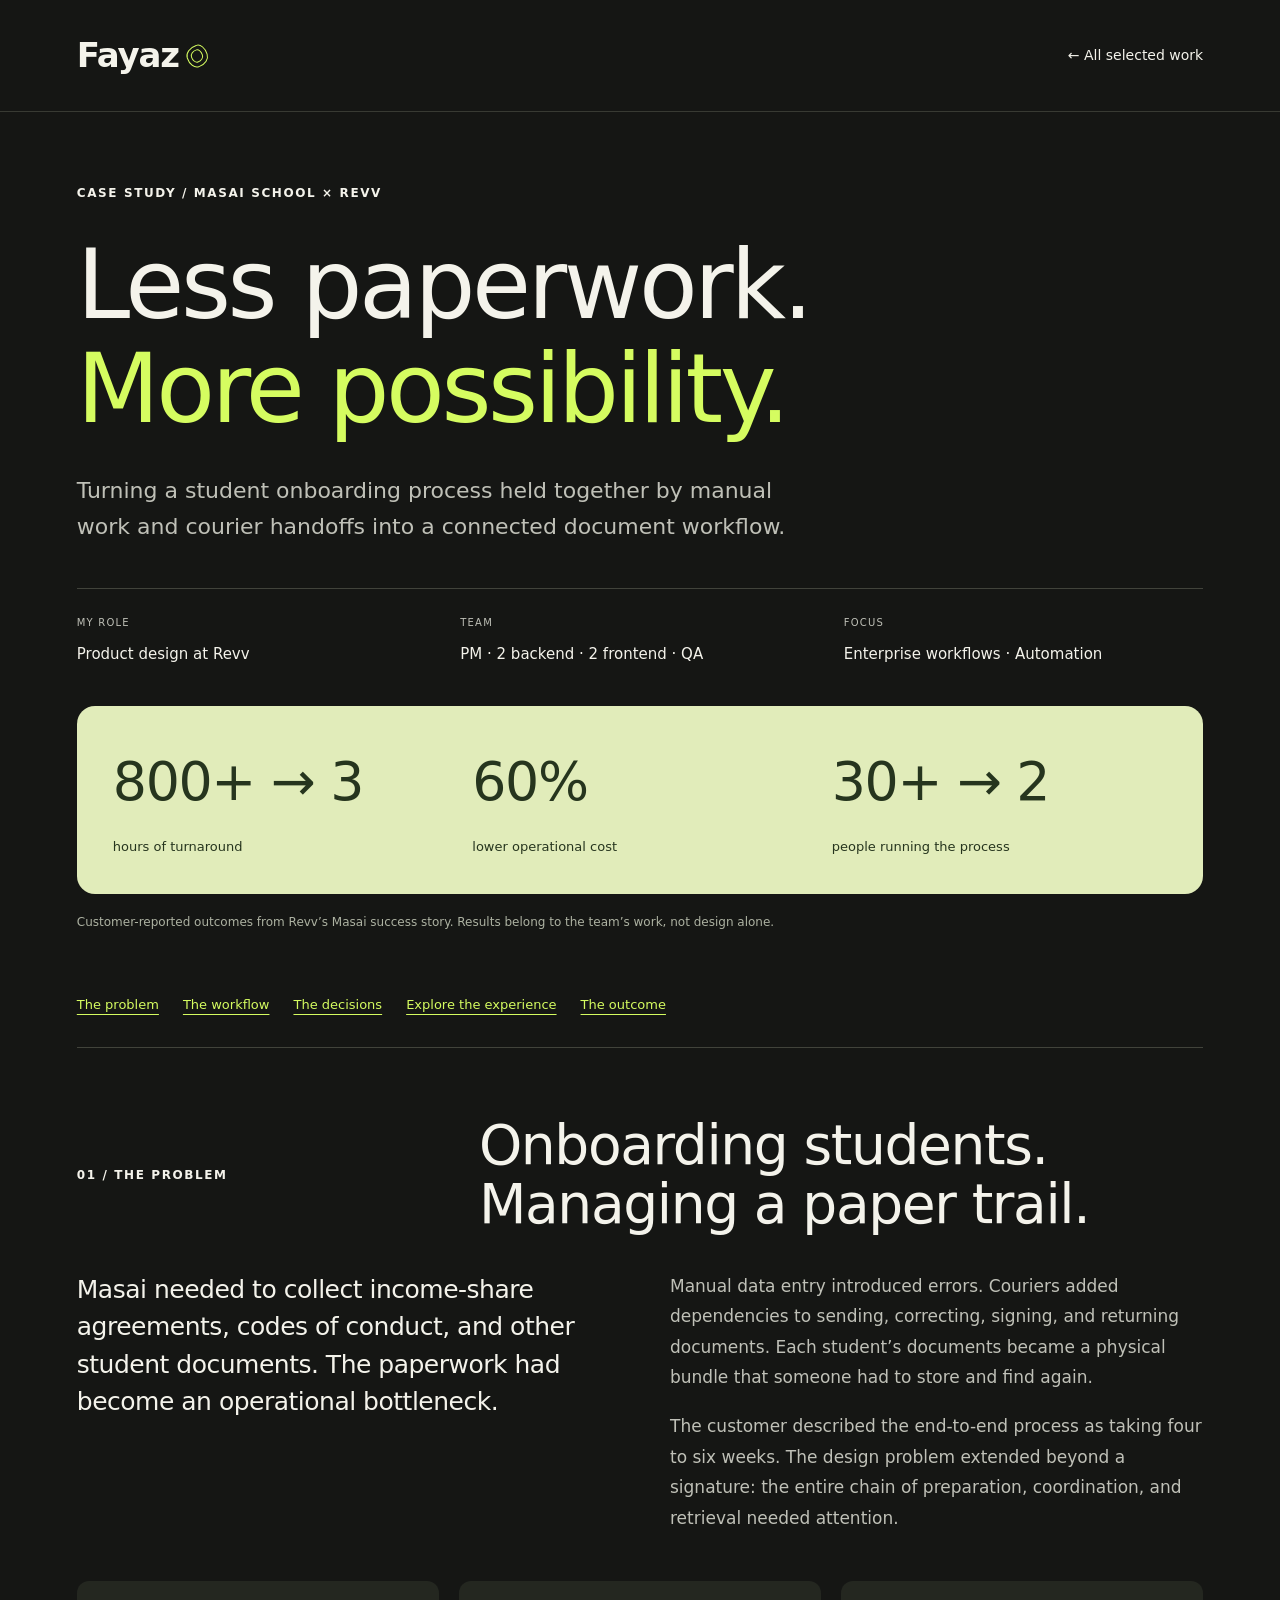
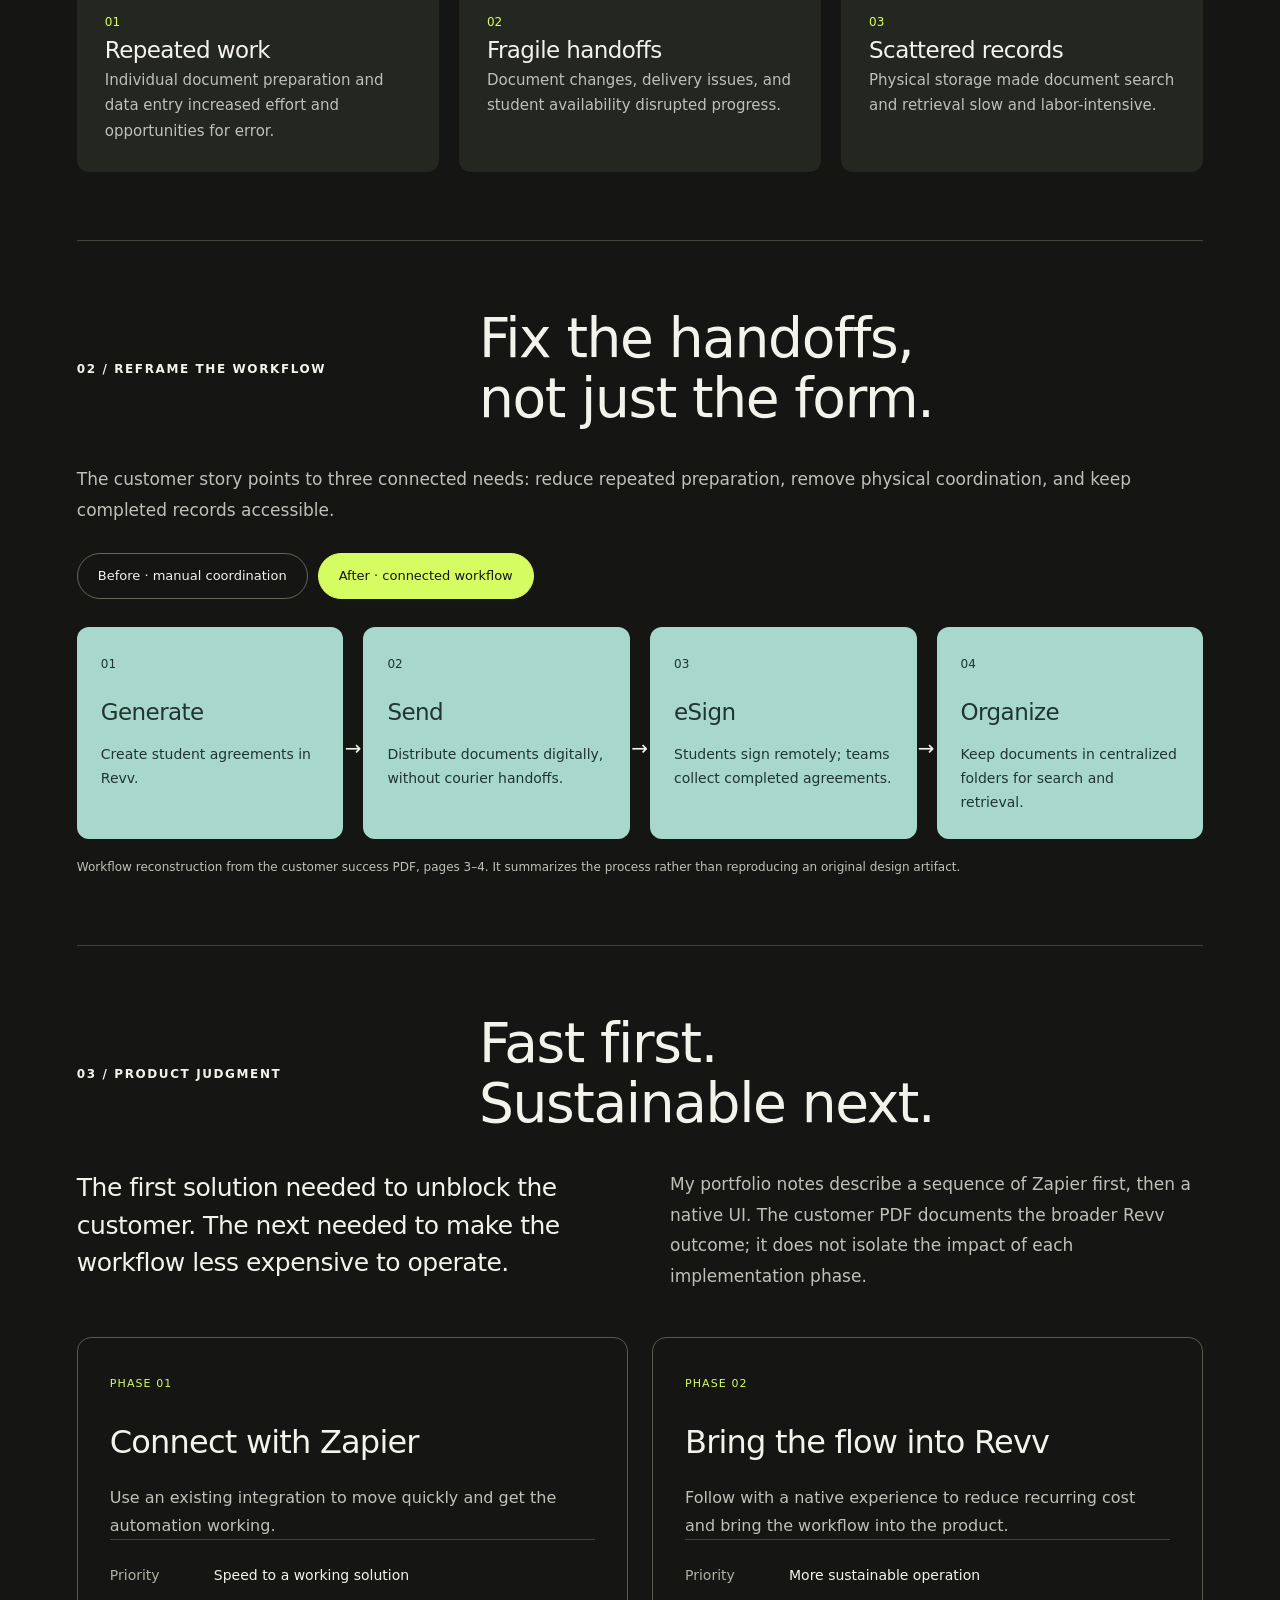
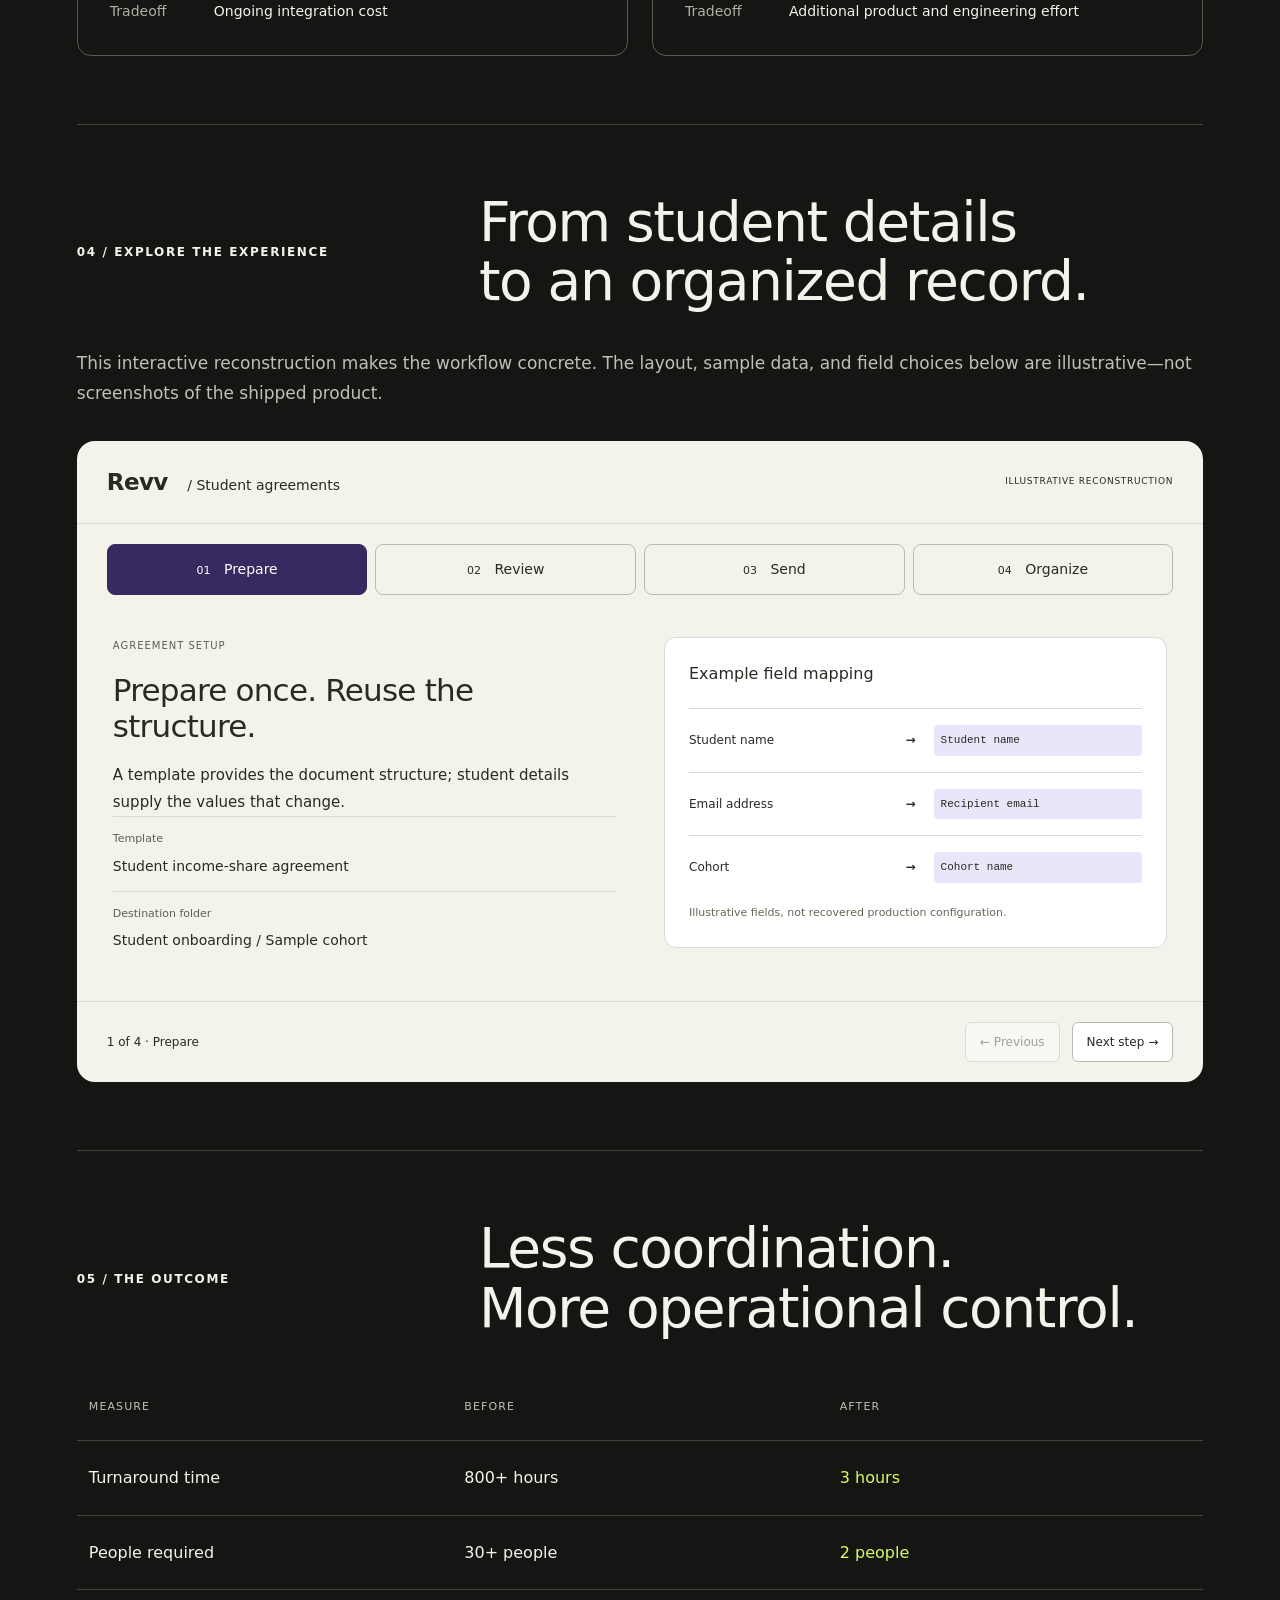
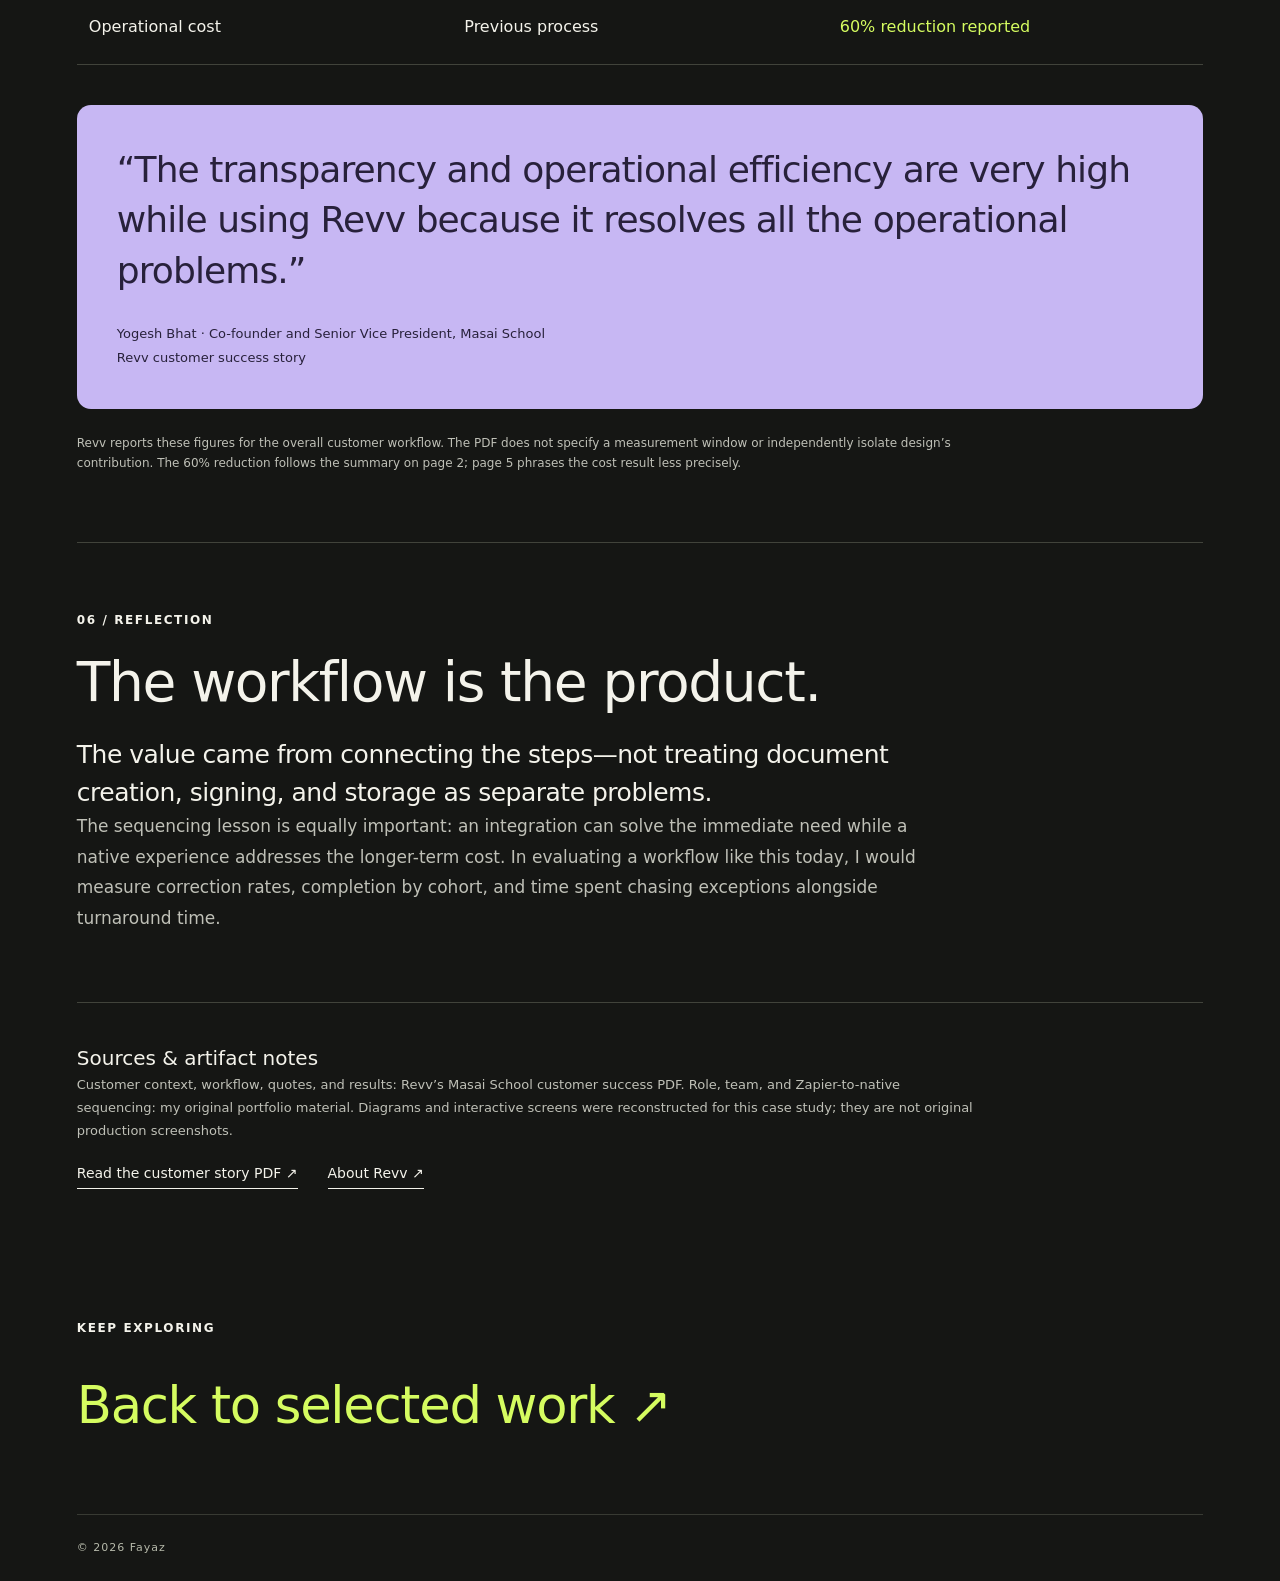
<file: masai/index.html>
<!doctype html>
<html lang="en">
  <head>
    <meta charset="UTF-8" />
    <meta name="viewport" content="width=device-width, initial-scale=1.0" />
    <meta http-equiv="Content-Security-Policy" content="default-src 'self'; script-src 'self'; style-src 'self' 'unsafe-inline'; img-src 'self' data:; font-src 'self'; connect-src 'none'; object-src 'none'; base-uri 'none'; form-action 'none'" />
    <meta name="referrer" content="no-referrer" />
    <meta name="theme-color" content="#151614" />
    <title>Masai × Revv — Fayaz</title>
    <meta name="description" content="How Revv helped Masai simplify student agreements and reduce operational effort." />
    <link rel="canonical" href="https://fayazpk06.github.io/masai/" />
    <link rel="icon" type="image/svg+xml" href="../favicon.svg" />
    <meta property="og:title" content="Masai × Revv — Fayaz" />
    <meta property="og:description" content="How Revv helped Masai simplify student agreements and reduce operational effort." />
    <meta property="og:type" content="website" />
    <meta property="og:url" content="https://fayazpk06.github.io/masai/" />
    <script type="module" crossorigin src="../assets/masai-Cf0AZx9M.js"></script>
    <link rel="modulepreload" crossorigin href="../assets/globals-BkXwFnaR.js">
    <link rel="stylesheet" crossorigin href="../assets/globals-D3W0Kjoj.css">
  </head>
  <body>
    <div id="root"><main class="masai-study"><a class="skip" href="#case-content">Skip to case study</a><nav class="nav" aria-label="Case study navigation"><a class="wordmark" href="../#work" aria-label="Fayaz — back to selected work">Fayaz<span aria-hidden="true" class="organic-mark organic-mini"><span class="organic-ring"></span><span class="organic-ring"></span></span></a><a class="case-back" href="../#work">← All selected work</a></nav><header class="study-hero"><p class="eyebrow">CASE STUDY / MASAI SCHOOL × REVV</p><h1>Less paperwork.<br/><em>More possibility.</em></h1><p class="study-lede">Turning a student onboarding process held together by manual work and courier handoffs into a connected document workflow.</p><div class="study-facts"><div><span>MY ROLE</span><strong>Product design at Revv</strong></div><div><span>TEAM</span><strong>PM · 2 backend · 2 frontend · QA</strong></div><div><span>FOCUS</span><strong>Enterprise workflows · Automation</strong></div></div><div class="study-results"><div><strong>800+ → 3</strong><span>hours of turnaround</span></div><div><strong>60%</strong><span>lower operational cost</span></div><div><strong>30+ → 2</strong><span>people running the process</span></div></div><p class="study-caption">Customer-reported outcomes from Revv’s Masai success story. Results belong to the team’s work, not design alone.</p></header><nav class="study-jump" aria-label="On this page"><a href="#problem">The problem</a><a href="#workflow">The workflow</a><a href="#decisions">The decisions</a><a href="#artifact">Explore the experience</a><a href="#outcomes">The outcome</a></nav><div id="case-content" class="study-content" tabindex="-1"><section id="problem" class="study-section"><div class="study-section-head"><span class="eyebrow">01 / THE PROBLEM</span><h2>Onboarding students.<br/>Managing a paper trail.</h2></div><div class="study-two"><p class="study-large">Masai needed to collect income-share agreements, codes of conduct, and other student documents. The paperwork had become an operational bottleneck.</p><div><p>Manual data entry introduced errors. Couriers added dependencies to sending, correcting, signing, and returning documents. Each student’s documents became a physical bundle that someone had to store and find again.</p><p>The customer described the end-to-end process as taking four to six weeks. The design problem extended beyond a signature: the entire chain of preparation, coordination, and retrieval needed attention.</p></div></div><div class="pain-grid"><article><span>01</span><h3>Repeated work</h3><p>Individual document preparation and data entry increased effort and opportunities for error.</p></article><article><span>02</span><h3>Fragile handoffs</h3><p>Document changes, delivery issues, and student availability disrupted progress.</p></article><article><span>03</span><h3>Scattered records</h3><p>Physical storage made document search and retrieval slow and labor-intensive.</p></article></div></section><section id="workflow" class="study-section"><div class="study-section-head"><span class="eyebrow">02 / REFRAME THE WORKFLOW</span><h2>Fix the handoffs,<br/>not just the form.</h2></div><p>The customer story points to three connected needs: reduce repeated preparation, remove physical coordination, and keep completed records accessible.</p><fieldset class="flow-switch" aria-label="Compare workflows"><button aria-pressed="false">Before · manual coordination</button><button aria-pressed="true">After · connected workflow</button></fieldset><div class="journey-map after" aria-live="polite"><article><span>0<!-- -->1</span><h3>Generate</h3><p>Create student agreements in Revv.</p><b aria-hidden="true">→</b></article><article><span>0<!-- -->2</span><h3>Send</h3><p>Distribute documents digitally, without courier handoffs.</p><b aria-hidden="true">→</b></article><article><span>0<!-- -->3</span><h3>eSign</h3><p>Students sign remotely; teams collect completed agreements.</p><b aria-hidden="true">→</b></article><article><span>0<!-- -->4</span><h3>Organize</h3><p>Keep documents in centralized folders for search and retrieval.</p></article></div><p class="study-caption">Workflow reconstruction from the customer success PDF, pages 3–4. It summarizes the process rather than reproducing an original design artifact.</p></section><section id="decisions" class="study-section"><div class="study-section-head"><span class="eyebrow">03 / PRODUCT JUDGMENT</span><h2>Fast first.<br/>Sustainable next.</h2></div><div class="study-two"><p class="study-large">The first solution needed to unblock the customer. The next needed to make the workflow less expensive to operate.</p><p>My portfolio notes describe a sequence of Zapier first, then a native UI. The customer PDF documents the broader Revv outcome; it does not isolate the impact of each implementation phase.</p></div><div class="tradeoff-grid"><article><span>PHASE 01</span><h3>Connect with Zapier</h3><p>Use an existing integration to move quickly and get the automation working.</p><dl><dt>Priority</dt><dd>Speed to a working solution</dd><dt>Tradeoff</dt><dd>Ongoing integration cost</dd></dl></article><article><span>PHASE 02</span><h3>Bring the flow into Revv</h3><p>Follow with a native experience to reduce recurring cost and bring the workflow into the product.</p><dl><dt>Priority</dt><dd>More sustainable operation</dd><dt>Tradeoff</dt><dd>Additional product and engineering effort</dd></dl></article></div></section><section id="artifact" class="study-section"><div class="study-section-head"><span class="eyebrow">04 / EXPLORE THE EXPERIENCE</span><h2>From student details<br/>to an organized record.</h2></div><p>This interactive reconstruction makes the workflow concrete. The layout, sample data, and field choices below are illustrative—not screenshots of the shipped product.</p><div class="reconstruction"><div class="reconstruction-bar"><strong>Revv <span>/ Student agreements</span></strong><span>ILLUSTRATIVE RECONSTRUCTION</span></div><fieldset class="artifact-tabs" aria-label="Document workflow steps"><button aria-pressed="true"><span aria-hidden="true">0<!-- -->1<!-- --> </span>Prepare</button><button aria-pressed="false"><span aria-hidden="true">0<!-- -->2<!-- --> </span>Review</button><button aria-pressed="false"><span aria-hidden="true">0<!-- -->3<!-- --> </span>Send</button><button aria-pressed="false"><span aria-hidden="true">0<!-- -->4<!-- --> </span>Organize</button></fieldset><div class="artifact-body" aria-live="polite"><div class="artifact-columns"><div><p class="artifact-label">AGREEMENT SETUP</p><h3>Prepare once. Reuse the structure.</h3><p>A template provides the document structure; student details supply the values that change.</p><div class="sample-field"><span>Template</span><strong>Student income-share agreement</strong></div><div class="sample-field"><span>Destination folder</span><strong>Student onboarding / Sample cohort</strong></div></div><div class="mapping-table"><h4>Example field mapping</h4><div><span>Student name</span><b aria-hidden="true">→</b><code>Student name</code></div><div><span>Email address</span><b aria-hidden="true">→</b><code>Recipient email</code></div><div><span>Cohort</span><b aria-hidden="true">→</b><code>Cohort name</code></div><small>Illustrative fields, not recovered production configuration.</small></div></div></div><div class="artifact-controls"><span>1<!-- --> of 4 · <!-- -->Prepare</span><button disabled="">← Previous</button><button>Next step →</button></div></div></section><section id="outcomes" class="study-section"><div class="study-section-head"><span class="eyebrow">05 / THE OUTCOME</span><h2>Less coordination.<br/>More operational control.</h2></div><table class="outcome-table"><caption class="sr-only">Masai customer-reported outcomes</caption><thead><tr><th scope="col">Measure</th><th scope="col">Before</th><th scope="col">After</th></tr></thead><tbody><tr><th scope="row">Turnaround time</th><td>800+ hours</td><td>3 hours</td></tr><tr><th scope="row">People required</th><td>30+ people</td><td>2 people</td></tr><tr><th scope="row">Operational cost</th><td>Previous process</td><td>60% reduction reported</td></tr></tbody></table><blockquote class="study-quote"><p>“The transparency and operational efficiency are very high while using Revv because it resolves all the operational problems.”</p><cite>Yogesh Bhat · Co-founder and Senior Vice President, Masai School<br/>Revv customer success story</cite></blockquote><p class="study-caption">Revv reports these figures for the overall customer workflow. The PDF does not specify a measurement window or independently isolate design’s contribution. The 60% reduction follows the summary on page 2; page 5 phrases the cost result less precisely.</p></section><section class="study-section study-reflection"><span class="eyebrow">06 / REFLECTION</span><h2>The workflow is the product.</h2><p class="study-large">The value came from connecting the steps—not treating document creation, signing, and storage as separate problems.</p><p>The sequencing lesson is equally important: an integration can solve the immediate need while a native experience addresses the longer-term cost. In evaluating a workflow like this today, I would measure correction rates, completion by cohort, and time spent chasing exceptions alongside turnaround time.</p></section><section class="study-sources"><h3>Sources &amp; artifact notes</h3><p>Customer context, workflow, quotes, and results: Revv’s Masai School customer success PDF. Role, team, and Zapier-to-native sequencing: my original portfolio material. Diagrams and interactive screens were reconstructed for this case study; they are not original production screenshots.</p><div><a class="text-link" href="../customer-success-masai-school.pdf" target="_blank" rel="noreferrer">Read the customer story PDF ↗</a><a class="text-link" href="https://www.revv.so/" target="_blank" rel="noreferrer">About Revv ↗</a></div></section></div><footer class="study-footer"><p class="eyebrow">KEEP EXPLORING</p><a href="../#work">Back to selected work ↗</a><div class="footer-meta"><span>© <!-- -->2026<!-- --> Fayaz</span></div></footer></main></div>
  </body>
</html>
</file>
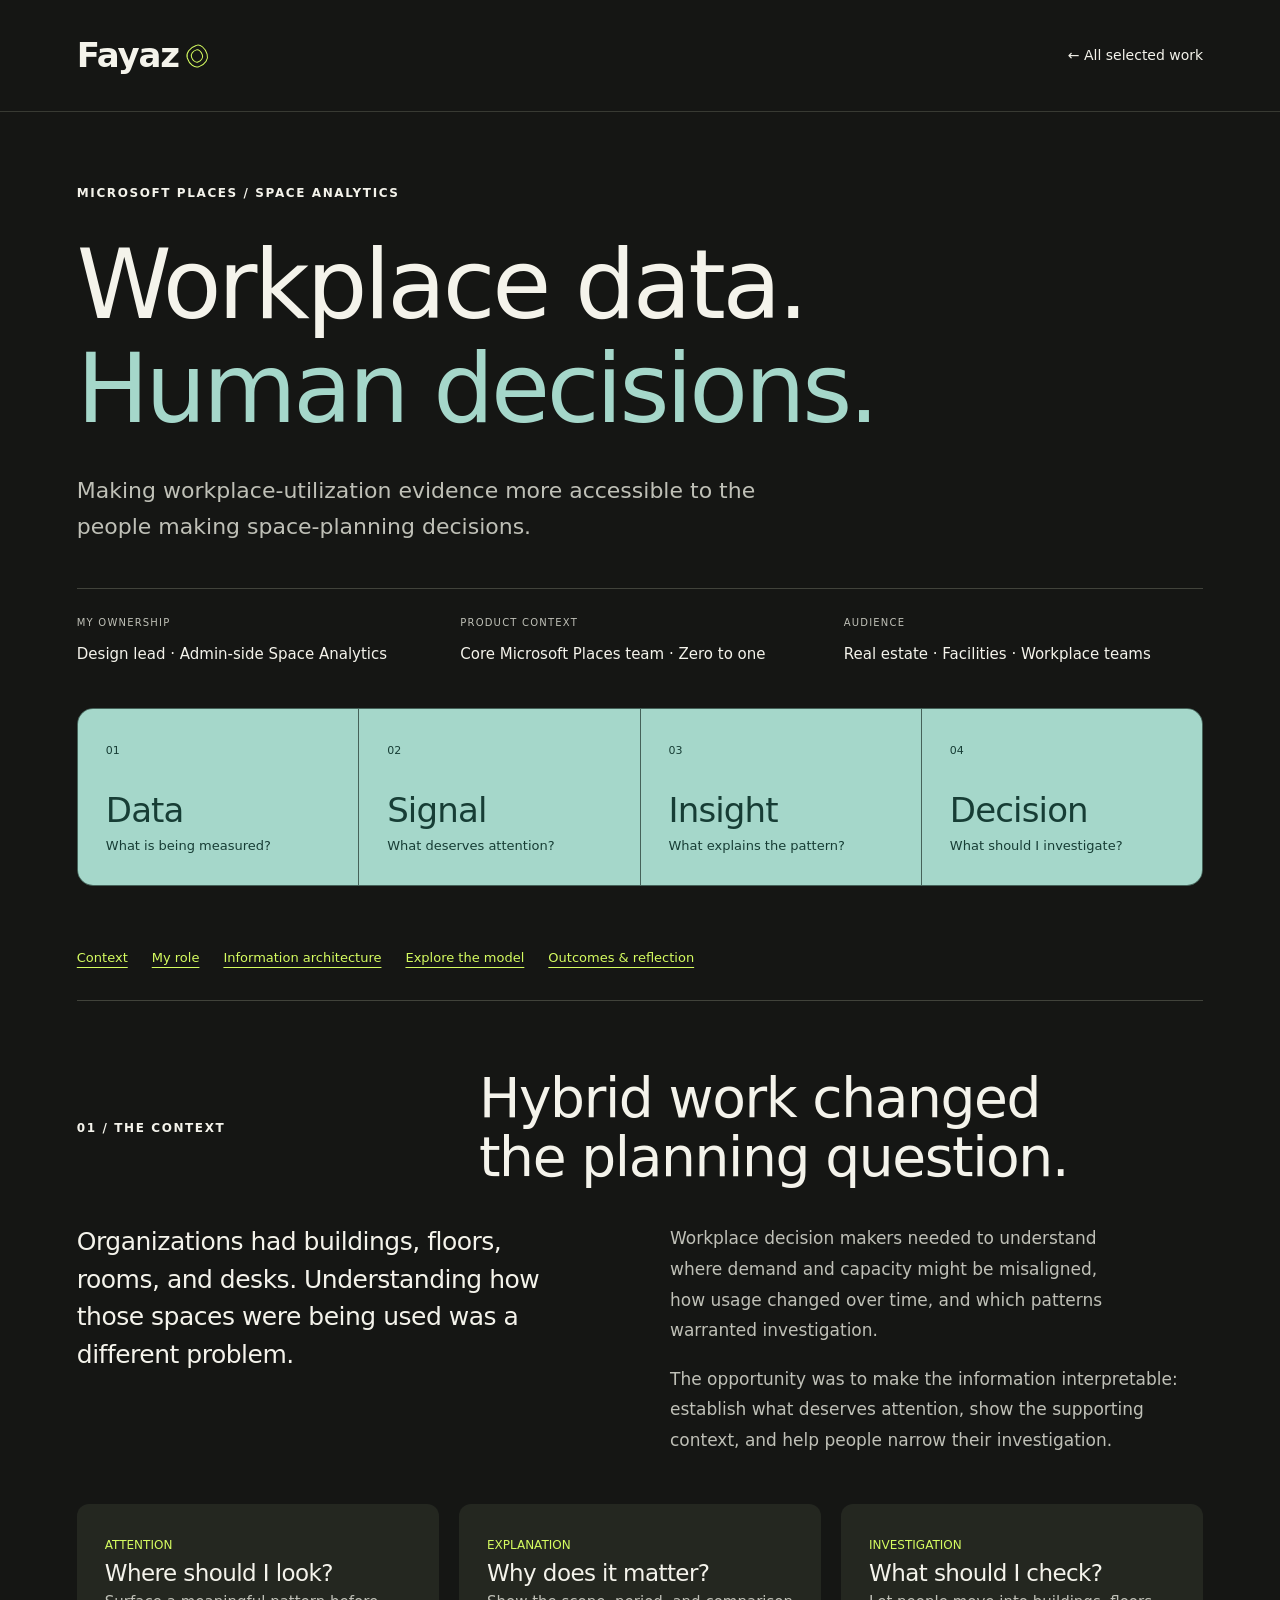
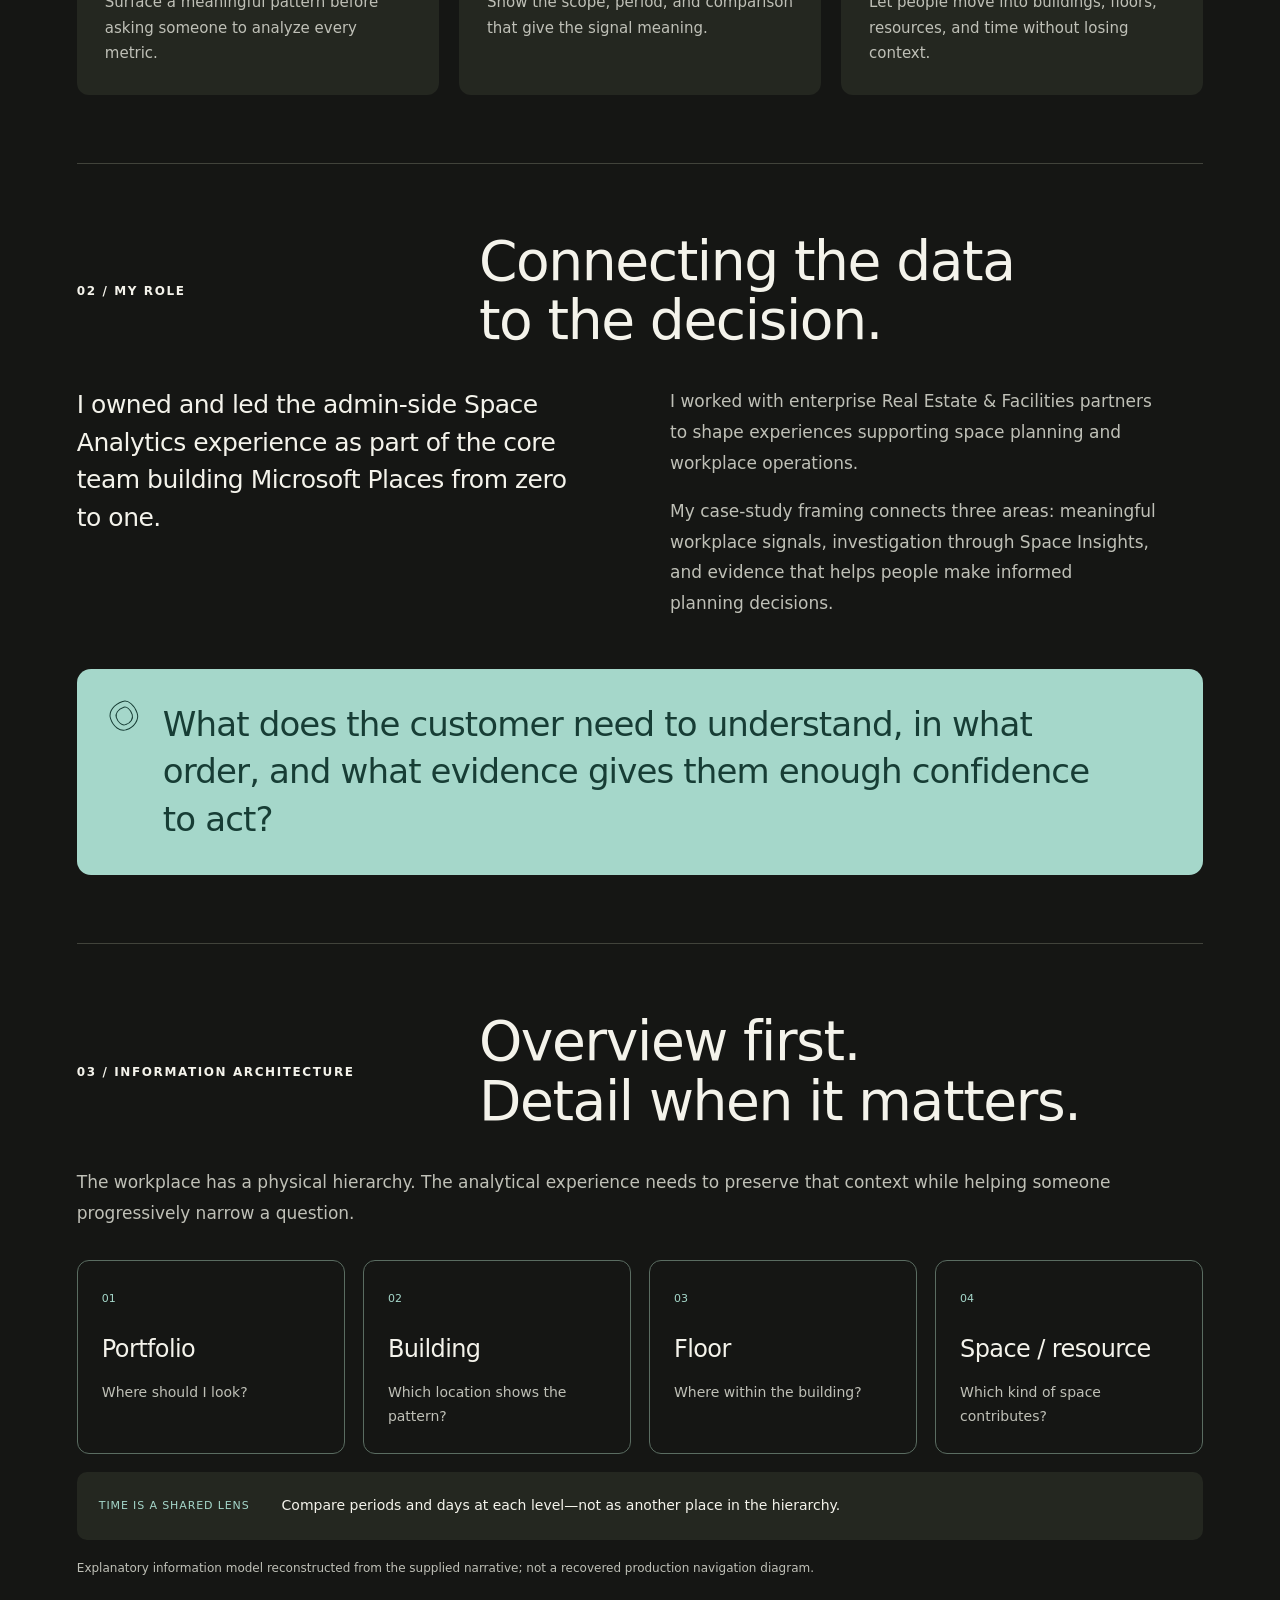
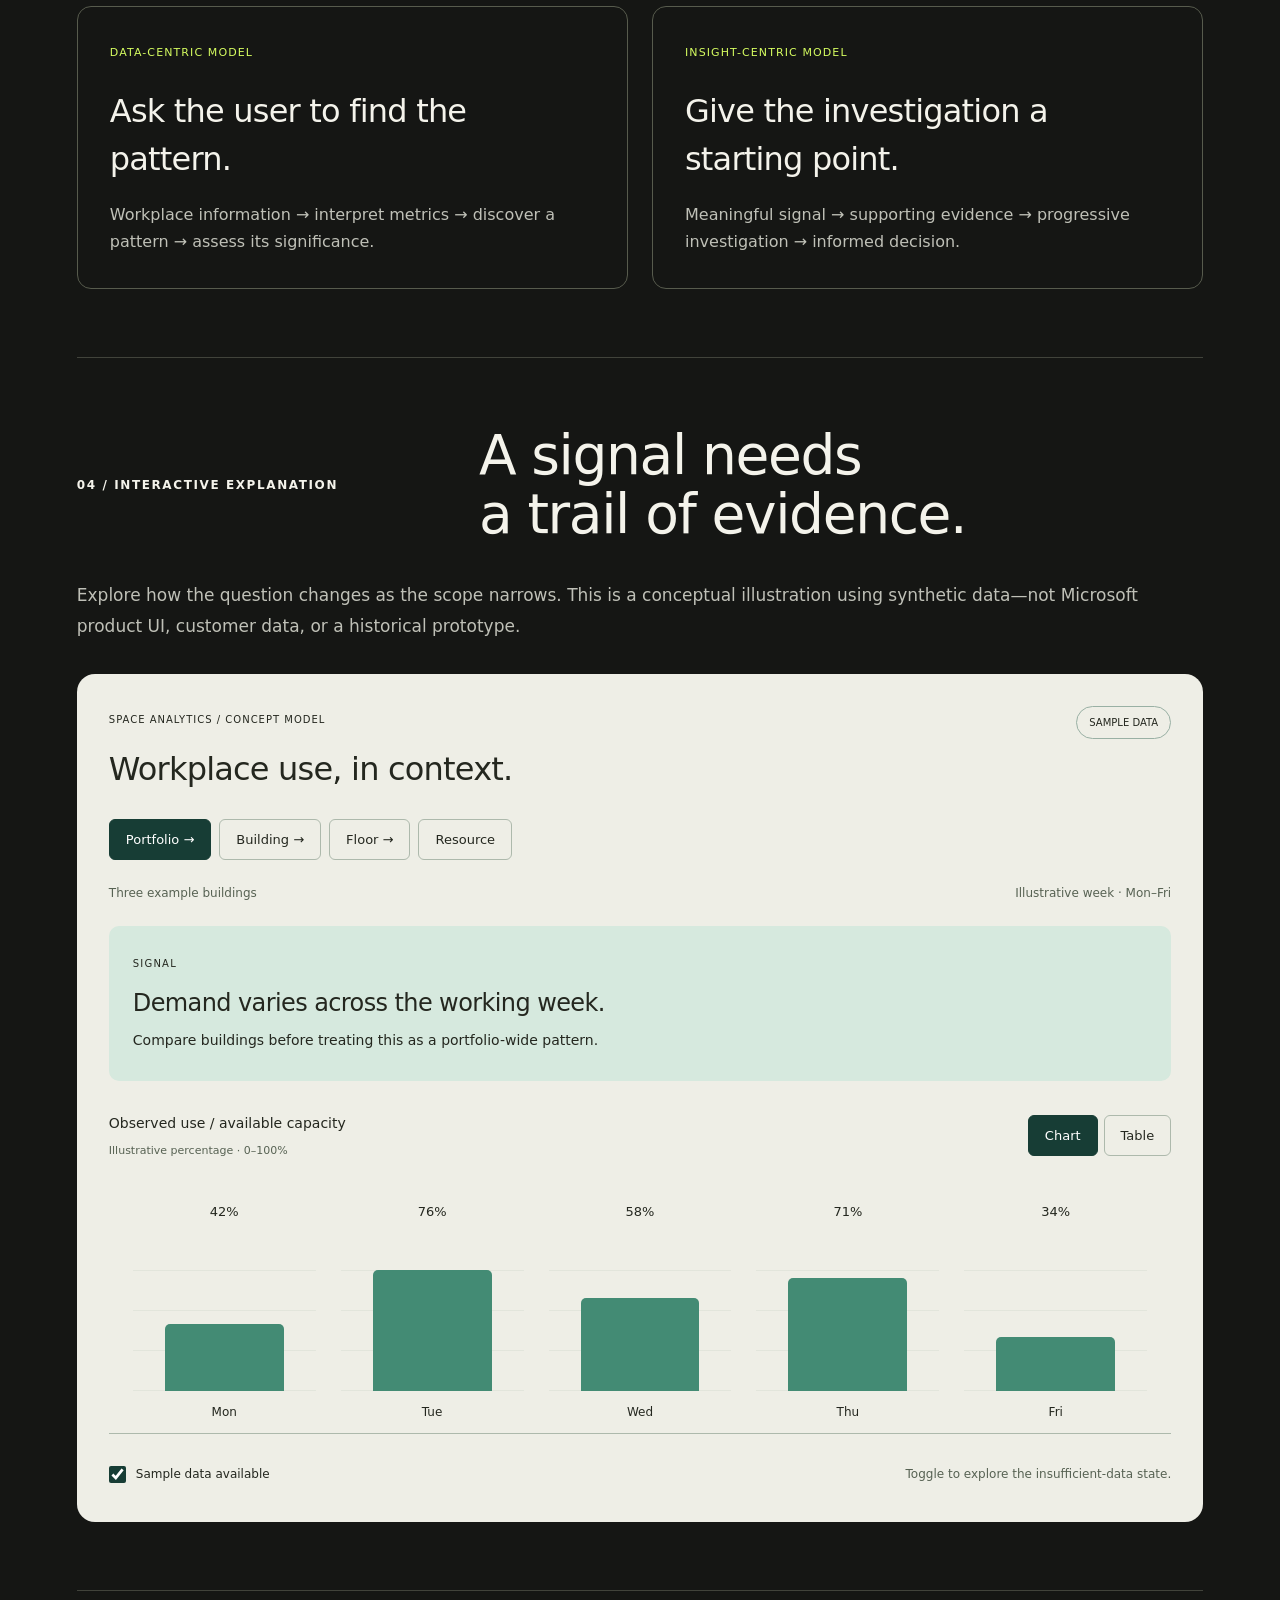
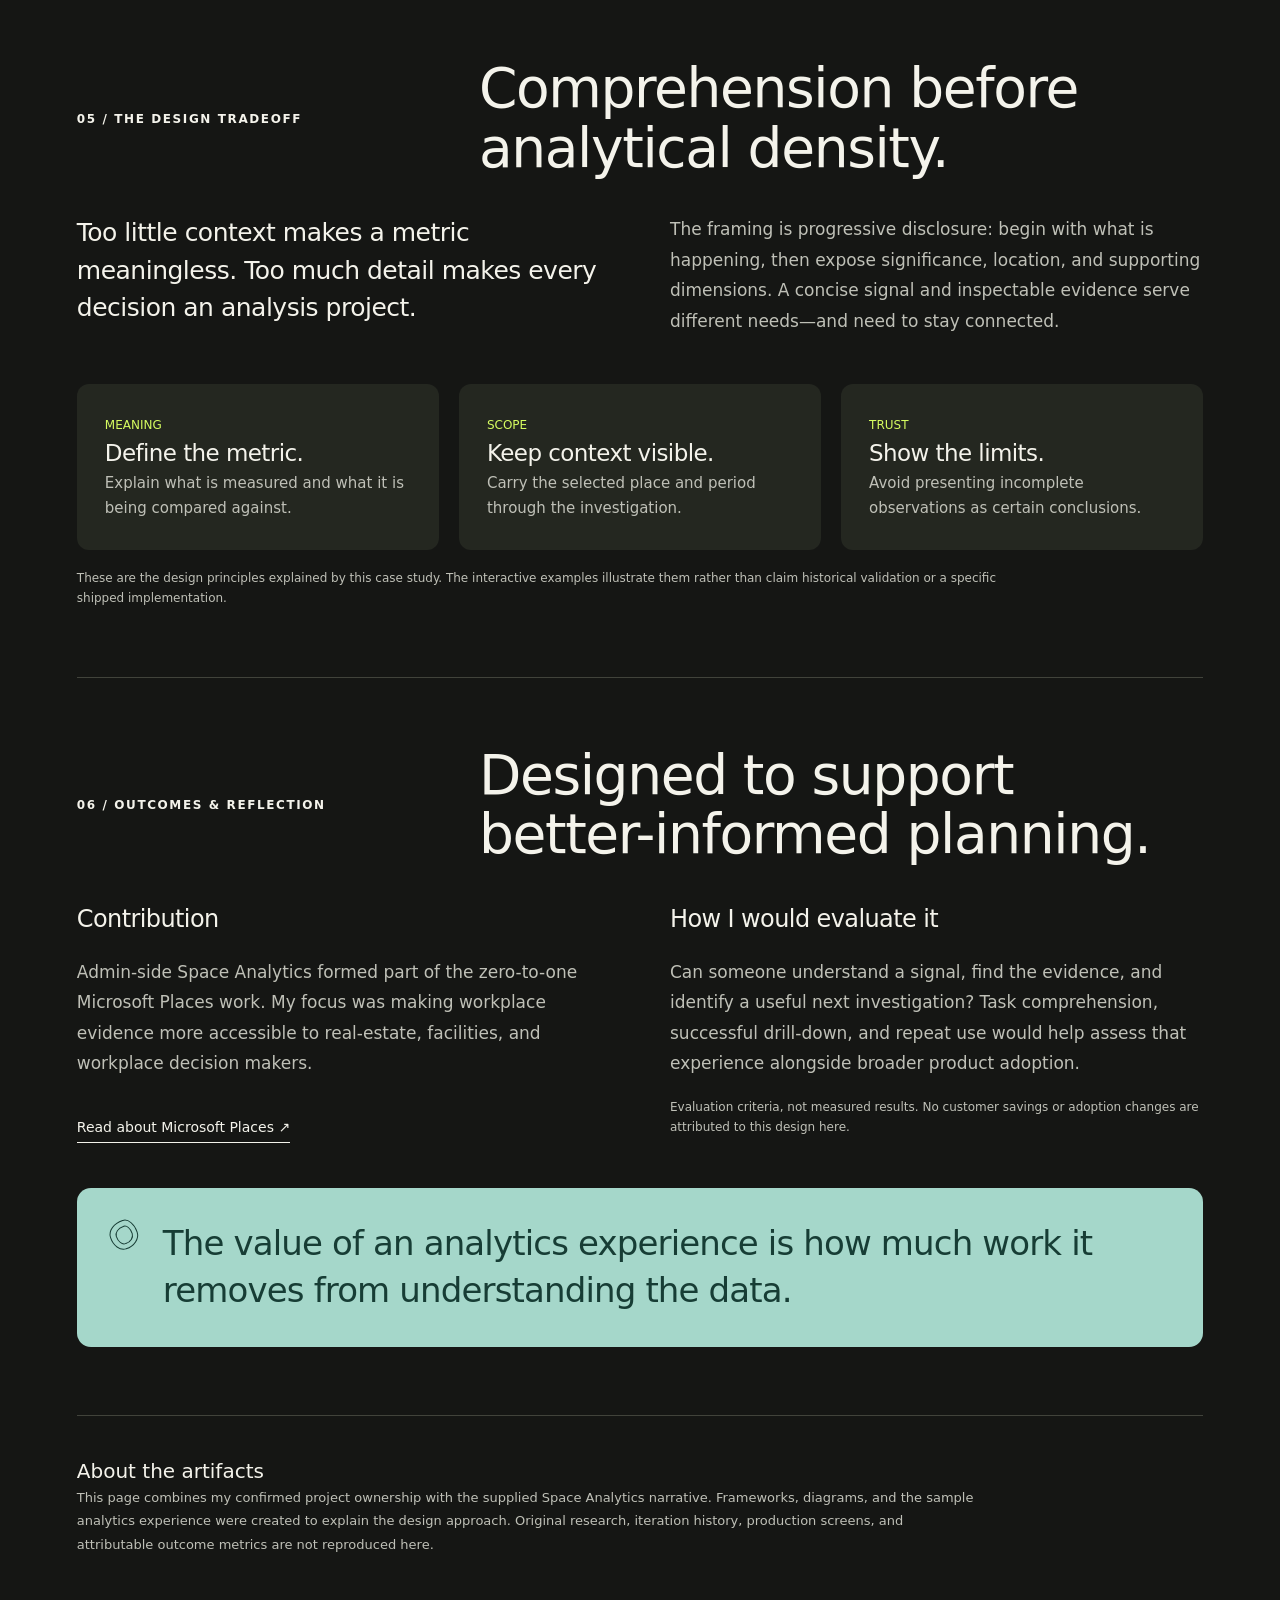
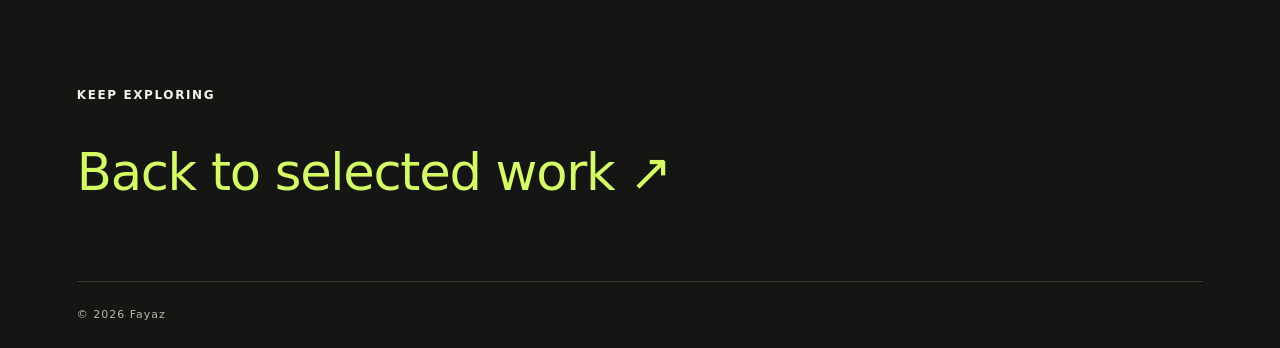
<file: places/index.html>
<!doctype html>
<html lang="en">
  <head>
    <meta charset="UTF-8" />
    <meta name="viewport" content="width=device-width, initial-scale=1.0" />
    <meta http-equiv="Content-Security-Policy" content="default-src 'self'; script-src 'self'; style-src 'self' 'unsafe-inline'; img-src 'self' data:; font-src 'self'; connect-src 'none'; object-src 'none'; base-uri 'none'; form-action 'none'" />
    <meta name="referrer" content="no-referrer" />
    <meta name="theme-color" content="#151614" />
    <title>Microsoft Places · Space Analytics — Fayaz</title>
    <meta name="description" content="Turning workplace data into understandable signals and space-planning insights." />
    <link rel="canonical" href="https://fayazpk06.github.io/places/" />
    <link rel="icon" type="image/svg+xml" href="../favicon.svg" />
    <meta property="og:title" content="Microsoft Places · Space Analytics — Fayaz" />
    <meta property="og:description" content="Turning workplace data into understandable signals and space-planning insights." />
    <meta property="og:type" content="website" />
    <meta property="og:url" content="https://fayazpk06.github.io/places/" />
    <script type="module" crossorigin src="../assets/places-BLDVPPQ9.js"></script>
    <link rel="modulepreload" crossorigin href="../assets/globals-BkXwFnaR.js">
    <link rel="stylesheet" crossorigin href="../assets/globals-D3W0Kjoj.css">
  </head>
  <body>
    <div id="root"><main class="places-study"><a class="skip" href="#places-content">Skip to case study</a><nav class="nav" aria-label="Case study navigation"><a class="wordmark" href="../#work" aria-label="Fayaz — back to selected work">Fayaz<span aria-hidden="true" class="organic-mark organic-mini"><span class="organic-ring"></span><span class="organic-ring"></span></span></a><a class="case-back" href="../#work">← All selected work</a></nav><header class="study-hero"><p class="eyebrow">MICROSOFT PLACES / SPACE ANALYTICS</p><h1>Workplace data.<br/><em>Human decisions.</em></h1><p class="study-lede">Making workplace-utilization evidence more accessible to the people making space-planning decisions.</p><div class="study-facts"><div><span>MY OWNERSHIP</span><strong>Design lead · Admin-side Space Analytics</strong></div><div><span>PRODUCT CONTEXT</span><strong>Core Microsoft Places team · Zero to one</strong></div><div><span>AUDIENCE</span><strong>Real estate · Facilities · Workplace teams</strong></div></div><div class="places-loop"><div><span>0<!-- -->1</span><strong>Data</strong><p>What is being measured?</p></div><div><span>0<!-- -->2</span><strong>Signal</strong><p>What deserves attention?</p></div><div><span>0<!-- -->3</span><strong>Insight</strong><p>What explains the pattern?</p></div><div><span>0<!-- -->4</span><strong>Decision</strong><p>What should I investigate?</p></div></div></header><nav class="study-jump" aria-label="On this page"><a href="#places-context">Context</a><a href="#places-role">My role</a><a href="#places-system">Information architecture</a><a href="#places-explore">Explore the model</a><a href="#places-impact">Outcomes &amp; reflection</a></nav><div id="places-content" class="study-content" tabindex="-1"><section id="places-context" class="study-section"><div class="study-section-head"><span class="eyebrow">01 / THE CONTEXT</span><h2>Hybrid work changed<br/>the planning question.</h2></div><div class="study-two"><p class="study-large">Organizations had buildings, floors, rooms, and desks. Understanding how those spaces were being used was a different problem.</p><div><p>Workplace decision makers needed to understand where demand and capacity might be misaligned, how usage changed over time, and which patterns warranted investigation.</p><p>The opportunity was to make the information interpretable: establish what deserves attention, show the supporting context, and help people narrow their investigation.</p></div></div><div class="pain-grid"><article><span>ATTENTION</span><h3>Where should I look?</h3><p>Surface a meaningful pattern before asking someone to analyze every metric.</p></article><article><span>EXPLANATION</span><h3>Why does it matter?</h3><p>Show the scope, period, and comparison that give the signal meaning.</p></article><article><span>INVESTIGATION</span><h3>What should I check?</h3><p>Let people move into buildings, floors, resources, and time without losing context.</p></article></div></section><section id="places-role" class="study-section"><div class="study-section-head"><span class="eyebrow">02 / MY ROLE</span><h2>Connecting the data<br/>to the decision.</h2></div><div class="study-two"><p class="study-large">I owned and led the admin-side Space Analytics experience as part of the core team building Microsoft Places from zero to one.</p><div><p>I worked with enterprise Real Estate &amp; Facilities partners to shape experiences supporting space planning and workplace operations.</p><p>My case-study framing connects three areas: meaningful workplace signals, investigation through Space Insights, and evidence that helps people make informed planning decisions.</p></div></div><div class="places-principle"><span aria-hidden="true" class="organic-mark organic-mini"><span class="organic-ring"></span><span class="organic-ring"></span></span><p>What does the customer need to understand, in what order, and what evidence gives them enough confidence to act?</p></div></section><section id="places-system" class="study-section"><div class="study-section-head"><span class="eyebrow">03 / INFORMATION ARCHITECTURE</span><h2>Overview first.<br/>Detail when it matters.</h2></div><p>The workplace has a physical hierarchy. The analytical experience needs to preserve that context while helping someone progressively narrow a question.</p><div class="hierarchy-model"><div><span>0<!-- -->1</span><h3>Portfolio</h3><p>Where should I look?</p></div><div><span>0<!-- -->2</span><h3>Building</h3><p>Which location shows the pattern?</p></div><div><span>0<!-- -->3</span><h3>Floor</h3><p>Where within the building?</p></div><div><span>0<!-- -->4</span><h3>Space / resource</h3><p>Which kind of space contributes?</p></div></div><div class="time-layer"><span>TIME IS A SHARED LENS</span><p>Compare periods and days at each level—not as another place in the hierarchy.</p></div><p class="study-caption">Explanatory information model reconstructed from the supplied narrative; not a recovered production navigation diagram.</p><div class="tradeoff-grid"><article><span>DATA-CENTRIC MODEL</span><h3>Ask the user to find the pattern.</h3><p>Workplace information → interpret metrics → discover a pattern → assess its significance.</p></article><article><span>INSIGHT-CENTRIC MODEL</span><h3>Give the investigation a starting point.</h3><p>Meaningful signal → supporting evidence → progressive investigation → informed decision.</p></article></div></section><section id="places-explore" class="study-section"><div class="study-section-head"><span class="eyebrow">04 / INTERACTIVE EXPLANATION</span><h2>A signal needs<br/>a trail of evidence.</h2></div><p>Explore how the question changes as the scope narrows. This is a conceptual illustration using synthetic data—not Microsoft product UI, customer data, or a historical prototype.</p><div class="analytics-demo"><div class="analytics-demo-top"><div><span>SPACE ANALYTICS / CONCEPT MODEL</span><h3>Workplace use, in context.</h3></div><span class="synthetic-badge">SAMPLE DATA</span></div><fieldset class="scope-controls" aria-label="Analysis scope"><button aria-pressed="true">Portfolio<span aria-hidden="true"> →</span></button><button aria-pressed="false">Building<span aria-hidden="true"> →</span></button><button aria-pressed="false">Floor<span aria-hidden="true"> →</span></button><button aria-pressed="false">Resource<span aria-hidden="true"></span></button></fieldset><div class="analytics-context"><span>Three example buildings</span><span>Illustrative week · Mon–Fri</span></div><div class="analytics-insight" aria-live="polite"><span>SIGNAL</span><h4>Demand varies across the working week.</h4><p>Compare buildings before treating this as a portfolio-wide pattern.</p></div><div class="chart-toolbar"><div><strong>Observed use / available capacity</strong><span>Illustrative percentage · 0–100%</span></div><fieldset aria-label="Visualization format"><button aria-pressed="true">Chart</button><button aria-pressed="false">Table</button></fieldset></div><div class="sample-bars"><div><span>42%</span><div class="bar-track"><div style="height:42%"></div></div><strong>Mon</strong></div><div><span>76%</span><div class="bar-track"><div style="height:76%"></div></div><strong>Tue</strong></div><div><span>58%</span><div class="bar-track"><div style="height:58%"></div></div><strong>Wed</strong></div><div><span>71%</span><div class="bar-track"><div style="height:71%"></div></div><strong>Thu</strong></div><div><span>34%</span><div class="bar-track"><div style="height:34%"></div></div><strong>Fri</strong></div></div><div class="coverage-control"><label><input type="checkbox" checked=""/> Sample data available</label><span>Toggle to explore the insufficient-data state.</span></div></div></section><section class="study-section"><div class="study-section-head"><span class="eyebrow">05 / THE DESIGN TRADEOFF</span><h2>Comprehension before<br/>analytical density.</h2></div><div class="study-two"><p class="study-large">Too little context makes a metric meaningless. Too much detail makes every decision an analysis project.</p><p>The framing is progressive disclosure: begin with what is happening, then expose significance, location, and supporting dimensions. A concise signal and inspectable evidence serve different needs—and need to stay connected.</p></div><div class="pain-grid"><article><span>MEANING</span><h3>Define the metric.</h3><p>Explain what is measured and what it is being compared against.</p></article><article><span>SCOPE</span><h3>Keep context visible.</h3><p>Carry the selected place and period through the investigation.</p></article><article><span>TRUST</span><h3>Show the limits.</h3><p>Avoid presenting incomplete observations as certain conclusions.</p></article></div><p class="study-caption">These are the design principles explained by this case study. The interactive examples illustrate them rather than claim historical validation or a specific shipped implementation.</p></section><section id="places-impact" class="study-section"><div class="study-section-head"><span class="eyebrow">06 / OUTCOMES &amp; REFLECTION</span><h2>Designed to support<br/>better-informed planning.</h2></div><div class="study-two"><div><h3 class="places-outcome-title">Contribution</h3><p>Admin-side Space Analytics formed part of the zero-to-one Microsoft Places work. My focus was making workplace evidence more accessible to real-estate, facilities, and workplace decision makers.</p><a class="text-link" href="https://www.theverge.com/2024/5/13/24155204/microsoft-places-ai-hybrid-office-feature" target="_blank" rel="noreferrer">Read about Microsoft Places ↗</a></div><div><h3 class="places-outcome-title">How I would evaluate it</h3><p>Can someone understand a signal, find the evidence, and identify a useful next investigation? Task comprehension, successful drill-down, and repeat use would help assess that experience alongside broader product adoption.</p><p class="study-caption">Evaluation criteria, not measured results. No customer savings or adoption changes are attributed to this design here.</p></div></div><div class="places-principle"><span aria-hidden="true" class="organic-mark organic-mini"><span class="organic-ring"></span><span class="organic-ring"></span></span><p>The value of an analytics experience is how much work it removes from understanding the data.</p></div></section><section class="study-sources"><h3>About the artifacts</h3><p>This page combines my confirmed project ownership with the supplied Space Analytics narrative. Frameworks, diagrams, and the sample analytics experience were created to explain the design approach. Original research, iteration history, production screens, and attributable outcome metrics are not reproduced here.</p></section></div><footer class="study-footer"><p class="eyebrow">KEEP EXPLORING</p><a href="../#work">Back to selected work ↗</a><div class="footer-meta"><span>© <!-- -->2026<!-- --> Fayaz</span></div></footer></main></div>
  </body>
</html>
</file>
